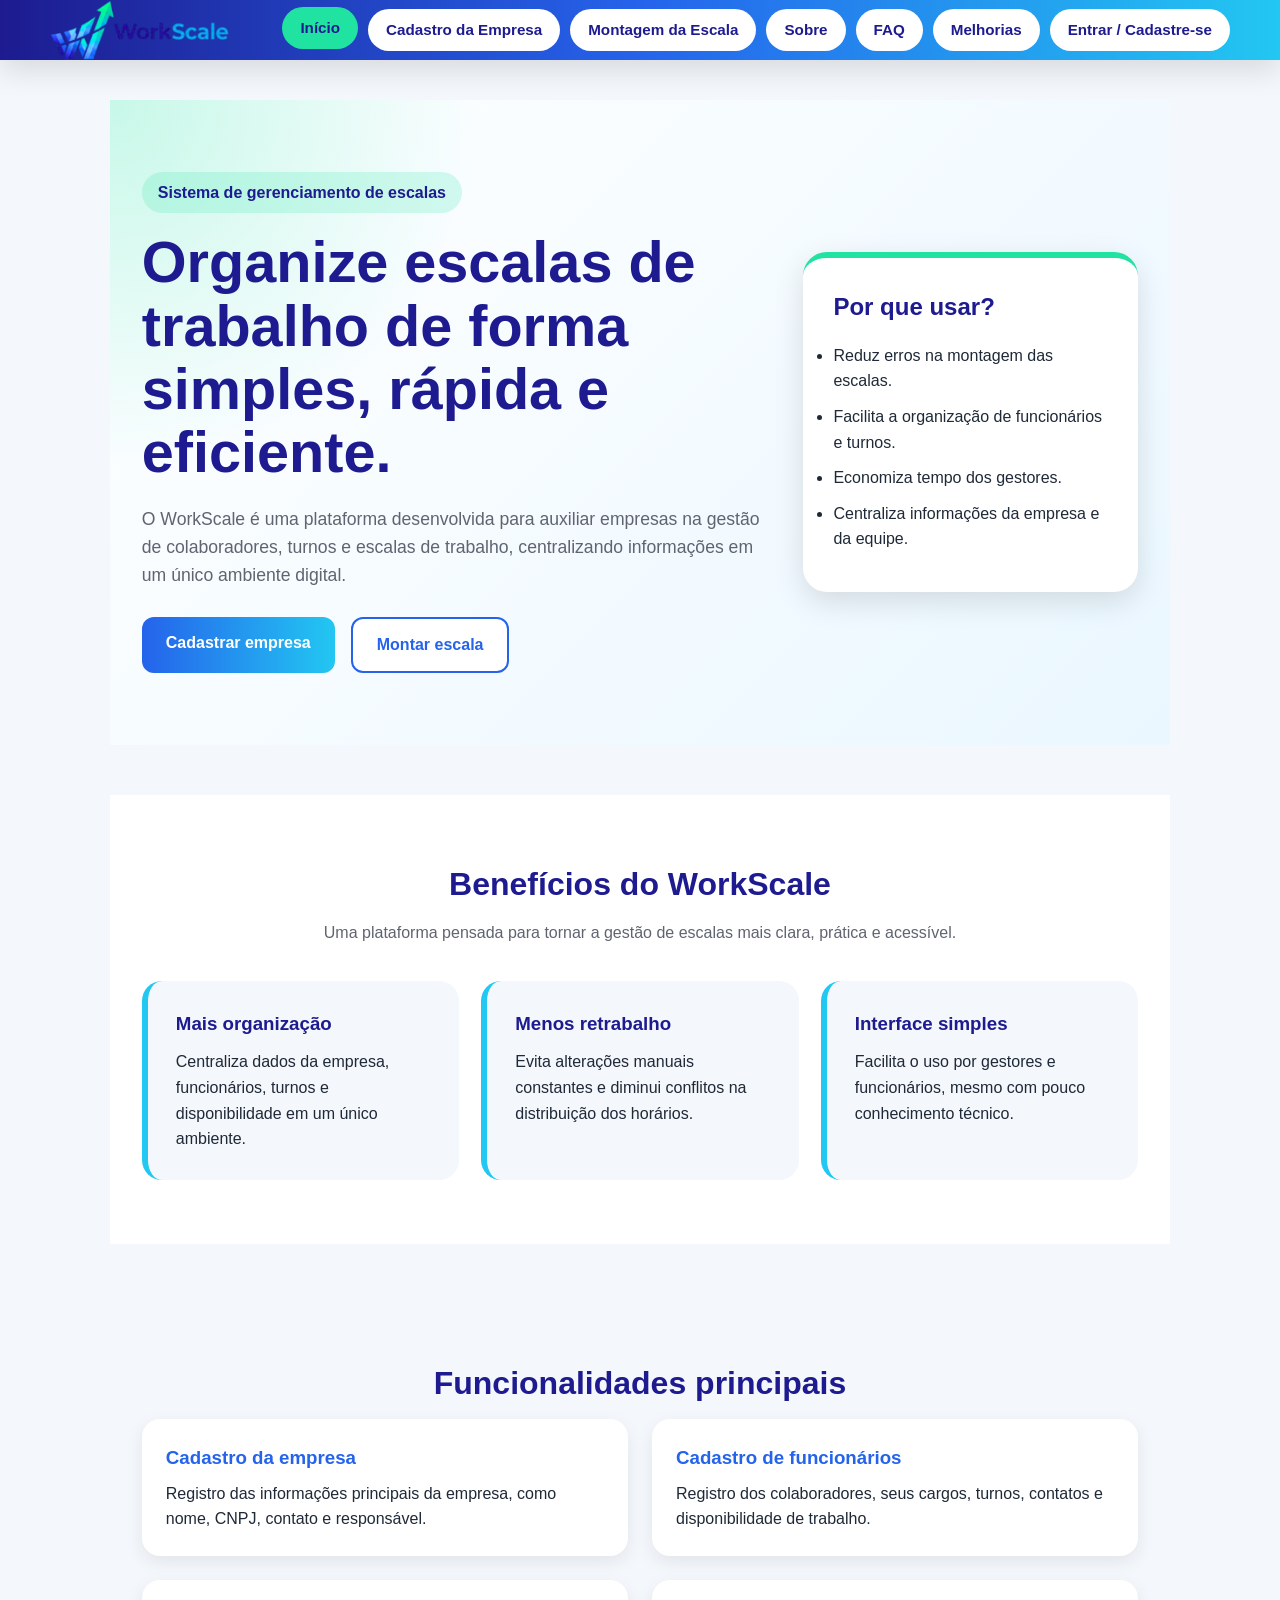
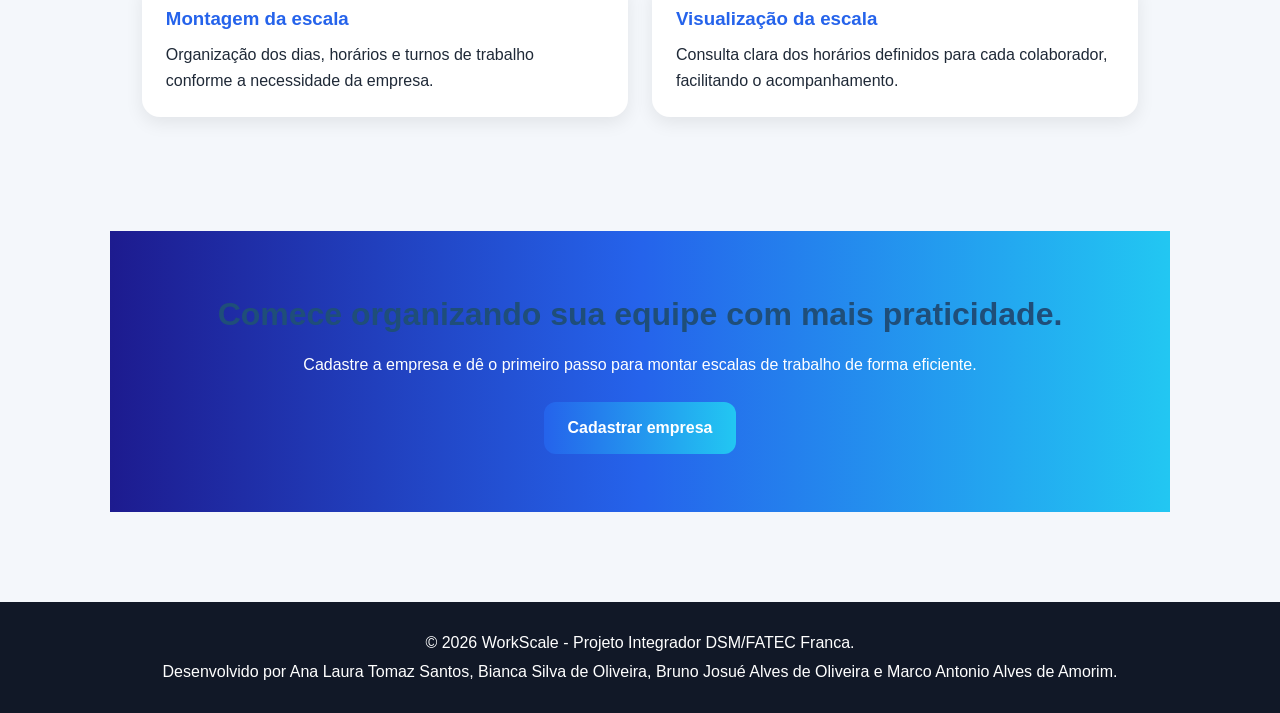
<file: index.html>
<!DOCTYPE html>
<html lang="pt-BR">
<head>
  <meta charset="UTF-8">
  <meta name="viewport" content="width=device-width, initial-scale=1.0">
  <title>WorkScale | Gestão de Escalas</title>
  <link rel="stylesheet" href="./css/style.css">
</head>
<body>

  <header class="cabecalho">
    <div class="container cabecalho-conteudo">

      <a href="index.html" class="logo-area">
        <img src="./imagens/logo-workscale.png" alt="Logo WorkScale" class="logo">
      </a>

      <nav class="menu">
        <a href="index.html" class="ativo">Início</a>
        <a href="empresa.html">Cadastro da Empresa</a>
        <a href="escala.html">Montagem da Escala</a>
        <a href="sobre.html">Sobre</a>
        <a href="faq.html">FAQ</a>
        <a href="melhorias.html">Melhorias</a>

        <a href="login.html" class="btn-acesso">Entrar / Cadastre-se</a>
        
      </nav>

    </div>
  </header>

  <main>

    <section class="hero">
      <div class="container hero-conteudo">

        <div class="hero-texto">
          <p class="etiqueta">Sistema de gerenciamento de escalas</p>

          <h1>Organize escalas de trabalho de forma simples, rápida e eficiente.</h1>

          <p class="descricao">
            O WorkScale é uma plataforma desenvolvida para auxiliar empresas na gestão de
            colaboradores, turnos e escalas de trabalho, centralizando informações em um único
            ambiente digital.
          </p>

          <div class="botoes-hero">
            <a href="empresa.html" class="botao botao-principal">Cadastrar empresa</a>
            <a href="escala.html" class="botao botao-secundario">Montar escala</a>
          </div>
        </div>

        <div class="hero-card">
          <h2>Por que usar?</h2>
          <ul>
            <li>Reduz erros na montagem das escalas.</li>
            <li>Facilita a organização de funcionários e turnos.</li>
            <li>Economiza tempo dos gestores.</li>
            <li>Centraliza informações da empresa e da equipe.</li>
          </ul>
        </div>

      </div>
    </section>

    <section class="secao">
      <div class="container">

        <h2 class="titulo-secao">Benefícios do WorkScale</h2>

        <p class="subtitulo-secao">
          Uma plataforma pensada para tornar a gestão de escalas mais clara, prática e acessível.
        </p>

        <div class="cards">

          <article class="card">
            <h3>Mais organização</h3>
            <p>
              Centraliza dados da empresa, funcionários, turnos e disponibilidade em um único ambiente.
            </p>
          </article>

          <article class="card">
            <h3>Menos retrabalho</h3>
            <p>
              Evita alterações manuais constantes e diminui conflitos na distribuição dos horários.
            </p>
          </article>

          <article class="card">
            <h3>Interface simples</h3>
            <p>
              Facilita o uso por gestores e funcionários, mesmo com pouco conhecimento técnico.
            </p>
          </article>

        </div>

      </div>
    </section>

    <section class="secao secao-clara">
      <div class="container">

        <h2 class="titulo-secao">Funcionalidades principais</h2>

        <div class="lista-funcionalidades">

          <div>
            <h3>Cadastro da empresa</h3>
            <p>
              Registro das informações principais da empresa, como nome, CNPJ, contato e responsável.
            </p>
          </div>

          <div>
            <h3>Cadastro de funcionários</h3>
            <p>
              Registro dos colaboradores, seus cargos, turnos, contatos e disponibilidade de trabalho.
            </p>
          </div>

          <div>
            <h3>Montagem da escala</h3>
            <p>
              Organização dos dias, horários e turnos de trabalho conforme a necessidade da empresa.
            </p>
          </div>

          <div>
            <h3>Visualização da escala</h3>
            <p>
              Consulta clara dos horários definidos para cada colaborador, facilitando o acompanhamento.
            </p>
          </div>

        </div>

      </div>
    </section>

    <section class="chamada-final">
      <div class="container">

        <h2>Comece organizando sua equipe com mais praticidade.</h2>

        <p>
          Cadastre a empresa e dê o primeiro passo para montar escalas de trabalho de forma eficiente.
        </p>

        <a href="empresa.html" class="botao botao-principal">Cadastrar empresa</a>

      </div>
    </section>

  </main>

  <footer class="rodape">
    <div class="container rodape-conteudo">
      <p>&copy; 2026 WorkScale - Projeto Integrador DSM/FATEC Franca.</p>
      <p>Desenvolvido por Ana Laura Tomaz Santos, Bianca Silva de Oliveira, Bruno Josué Alves de Oliveira
e Marco Antonio Alves de Amorim.
</p>
    </div>
  </footer>

  <script src="./js/script.js"></script>

</body>
</html>
</file>
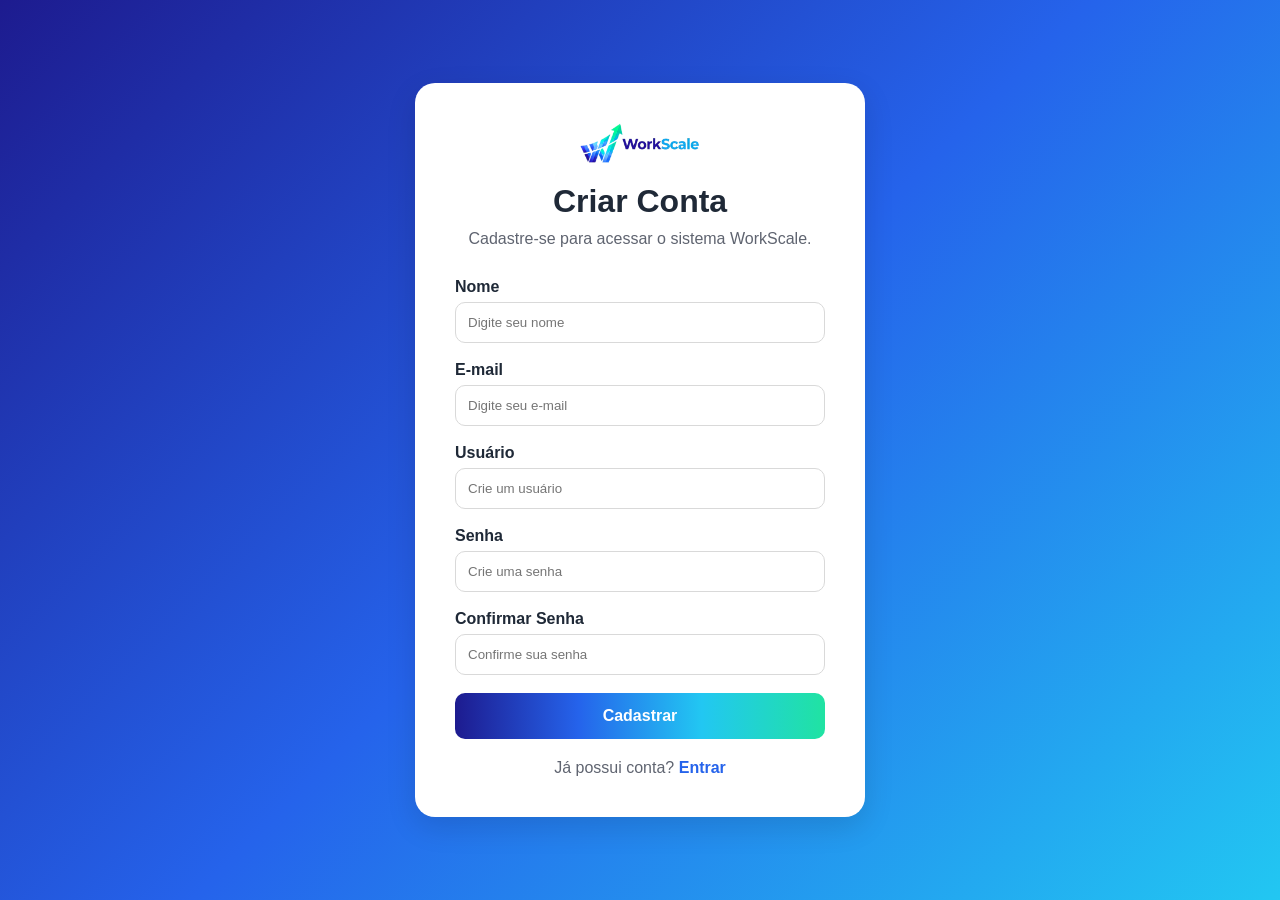
<file: cadastrolog.html>
<!DOCTYPE html>
<html lang="pt-BR">
<head>
    <meta charset="UTF-8">
    <meta name="viewport" content="width=device-width, initial-scale=1.0">
    <title>WorkScale | Cadastro</title>

    <link rel="stylesheet" href="./css/cadastrolog.css">
</head>

<body>

    <div class="cadastro-container">

        <img src="./imagens/logo-workscale.png"
             alt="Logo WorkScale"
             class="logo">

        <h1>Criar Conta</h1>

        <p class="subtitulo">
            Cadastre-se para acessar o sistema WorkScale.
        </p>

        <form id="cadastroForm">

            <div class="campo">
                <label>Nome</label>
                <input type="text" id="nome" placeholder="Digite seu nome">
            </div>

            <div class="campo">
                <label>E-mail</label>
                <input type="email" id="email" placeholder="Digite seu e-mail">
            </div>

            <div class="campo">
                <label>Usuário</label>
                <input type="text" id="usuario" placeholder="Crie um usuário">
            </div>

            <div class="campo">
                <label>Senha</label>
                <input type="password" id="senha" placeholder="Crie uma senha">
            </div>

            <div class="campo">
                <label>Confirmar Senha</label>
                <input type="password" id="confirmarSenha" placeholder="Confirme sua senha">
            </div>

            <button type="submit">
                Cadastrar
            </button>

        </form>

        <p class="login-link">
            Já possui conta?
            <a href="login.html">Entrar</a>
        </p>

    </div>

    <script src="./js/cadastrolog.js"></script>

</body>
</html>
</file>
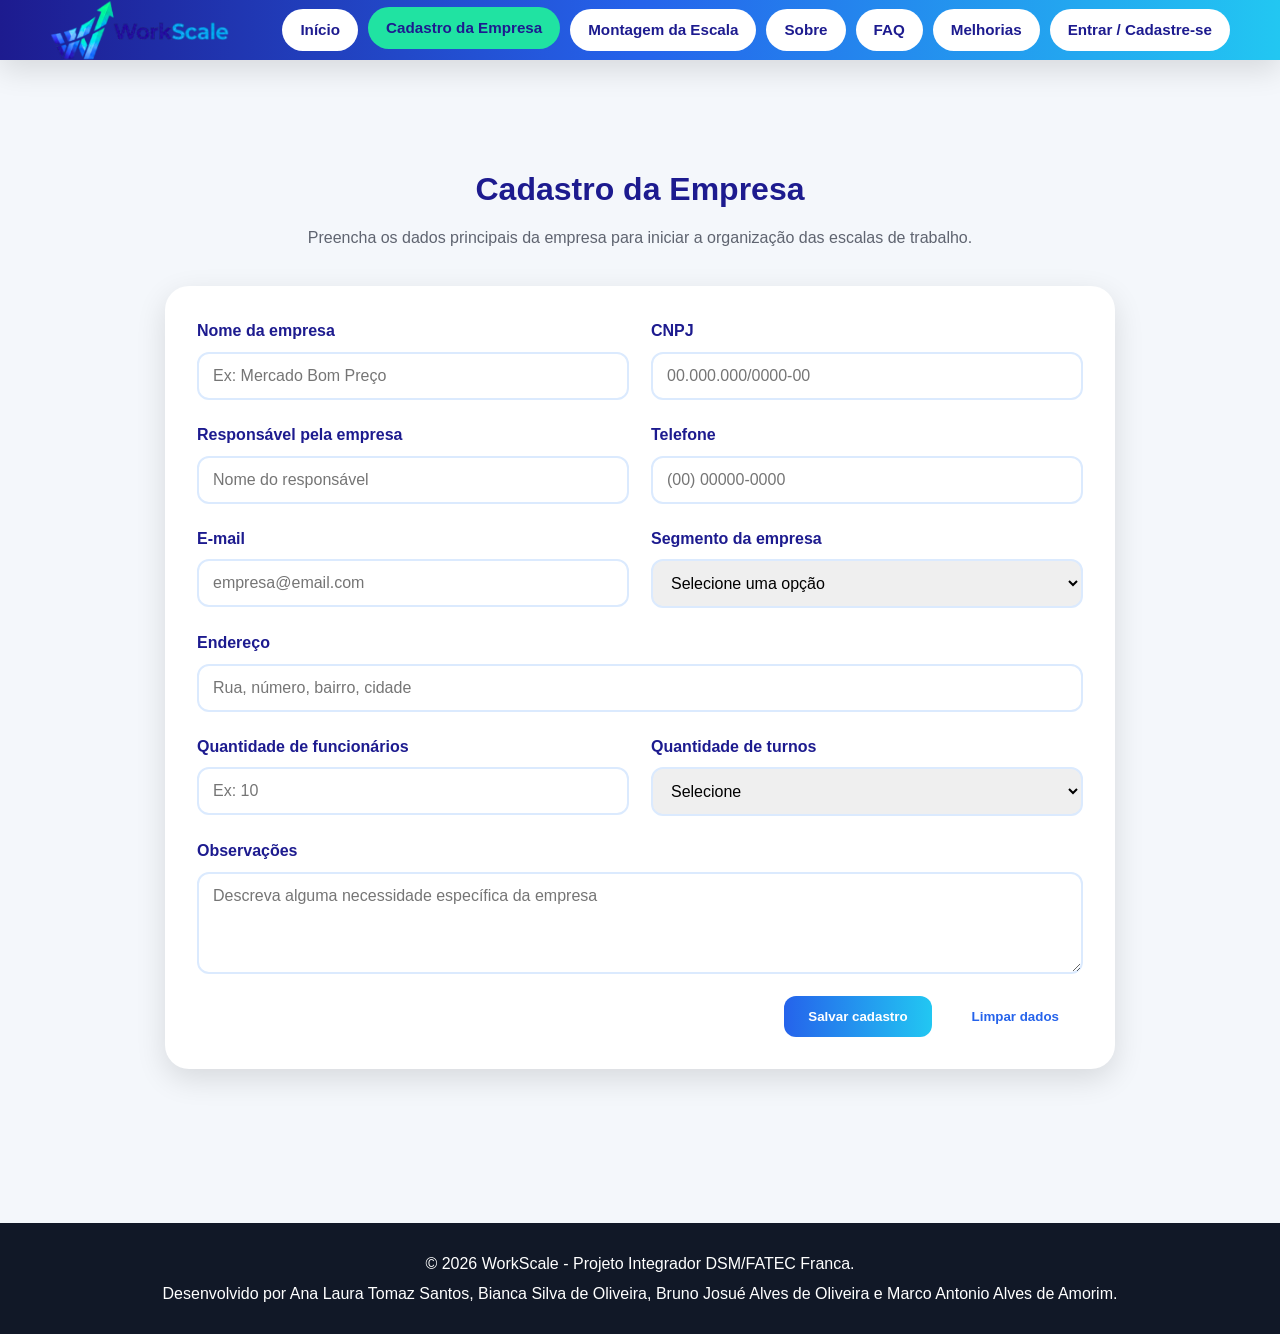
<file: empresa.html>
<!DOCTYPE html>
<html lang="pt-BR">
<head>
  <meta charset="UTF-8">
  <meta name="viewport" content="width=device-width, initial-scale=1.0">
  <title>Cadastro da Empresa | WorkScale</title>
  <link rel="stylesheet" href="./css/style.css">
</head>
<body>

  <header class="cabecalho">
    <div class="container cabecalho-conteudo">

      <a href="index.html" class="logo-area">
        <img src="./imagens/logo-workscale.png" alt="Logo WorkScale" class="logo">
      </a>

      <nav class="menu">
        <a href="index.html">Início</a>
        <a href="empresa.html" class="ativo">Cadastro da Empresa</a>
        <a href="escala.html">Montagem da Escala</a>
        <a href="sobre.html">Sobre</a>
        <a href="faq.html">FAQ</a>
        <a href="melhorias.html">Melhorias</a>

        <a href="login.html" class="btn-acesso">Entrar / Cadastre-se</a>
      </nav>

    </div>
  </header>

  <main>

    <section class="secao secao-clara">
      <div class="container">

        <h1 class="titulo-secao">Cadastro da Empresa</h1>

        <p class="subtitulo-secao">
          Preencha os dados principais da empresa para iniciar a organização das escalas de trabalho.
        </p>

        <form class="formulario">

          <div class="grupo-campo">
            <label for="nome-empresa">Nome da empresa</label>
            <input type="text" id="nome-empresa" name="nome-empresa" placeholder="Ex: Mercado Bom Preço">
          </div>

          <div class="grupo-campo">
            <label for="cnpj">CNPJ</label>
            <input type="text" id="cnpj" name="cnpj" placeholder="00.000.000/0000-00">
          </div>

          <div class="grupo-campo">
            <label for="responsavel">Responsável pela empresa</label>
            <input type="text" id="responsavel" name="responsavel" placeholder="Nome do responsável">
          </div>

          <div class="grupo-campo">
            <label for="telefone">Telefone</label>
            <input type="tel" id="telefone" name="telefone" placeholder="(00) 00000-0000">
          </div>

          <div class="grupo-campo">
            <label for="email">E-mail</label>
            <input type="email" id="email" name="email" placeholder="empresa@email.com">
          </div>

          <div class="grupo-campo">
            <label for="segmento">Segmento da empresa</label>
            <select id="segmento" name="segmento">
              <option value="">Selecione uma opção</option>
              <option value="comercio">Comércio</option>
              <option value="restaurante">Restaurante</option>
              <option value="mercado">Mercado</option>
              <option value="clinica">Clínica</option>
              <option value="escola">Escola</option>
              <option value="outro">Outro</option>
            </select>
          </div>

          <div class="grupo-campo campo-maior">
            <label for="endereco">Endereço</label>
            <input type="text" id="endereco" name="endereco" placeholder="Rua, número, bairro, cidade">
          </div>

          <div class="grupo-campo">
            <label for="quantidade-funcionarios">Quantidade de funcionários</label>
            <input type="number" id="quantidade-funcionarios" name="quantidade-funcionarios" placeholder="Ex: 10">
          </div>

          <div class="grupo-campo">
            <label for="turnos">Quantidade de turnos</label>
            <select id="turnos" name="turnos">
              <option value="">Selecione</option>
              <option value="1">1 turno</option>
              <option value="2">2 turnos</option>
              <option value="3">3 turnos</option>
              <option value="4">4 ou mais turnos</option>
            </select>
          </div>

          <div class="grupo-campo campo-maior">
            <label for="observacoes">Observações</label>
            <textarea id="observacoes" name="observacoes" rows="4" placeholder="Descreva alguma necessidade específica da empresa"></textarea>
          </div>

          <div class="botoes-formulario">
            <button type="submit" class="botao botao-principal">Salvar cadastro</button>
            <button type="reset" class="botao botao-secundario">Limpar dados</button>
          </div>

        </form>

      </div>
    </section>

  </main>

  <footer class="rodape">
    <div class="container rodape-conteudo">
      <p>&copy; 2026 WorkScale - Projeto Integrador DSM/FATEC Franca.</p>
      <p>Desenvolvido por Ana Laura Tomaz Santos, Bianca Silva de Oliveira, Bruno Josué Alves de Oliveira
e Marco Antonio Alves de Amorim.</p>
    </div>
  </footer>

  <script src="./js/script.js"></script>

</body>
</html>
</file>
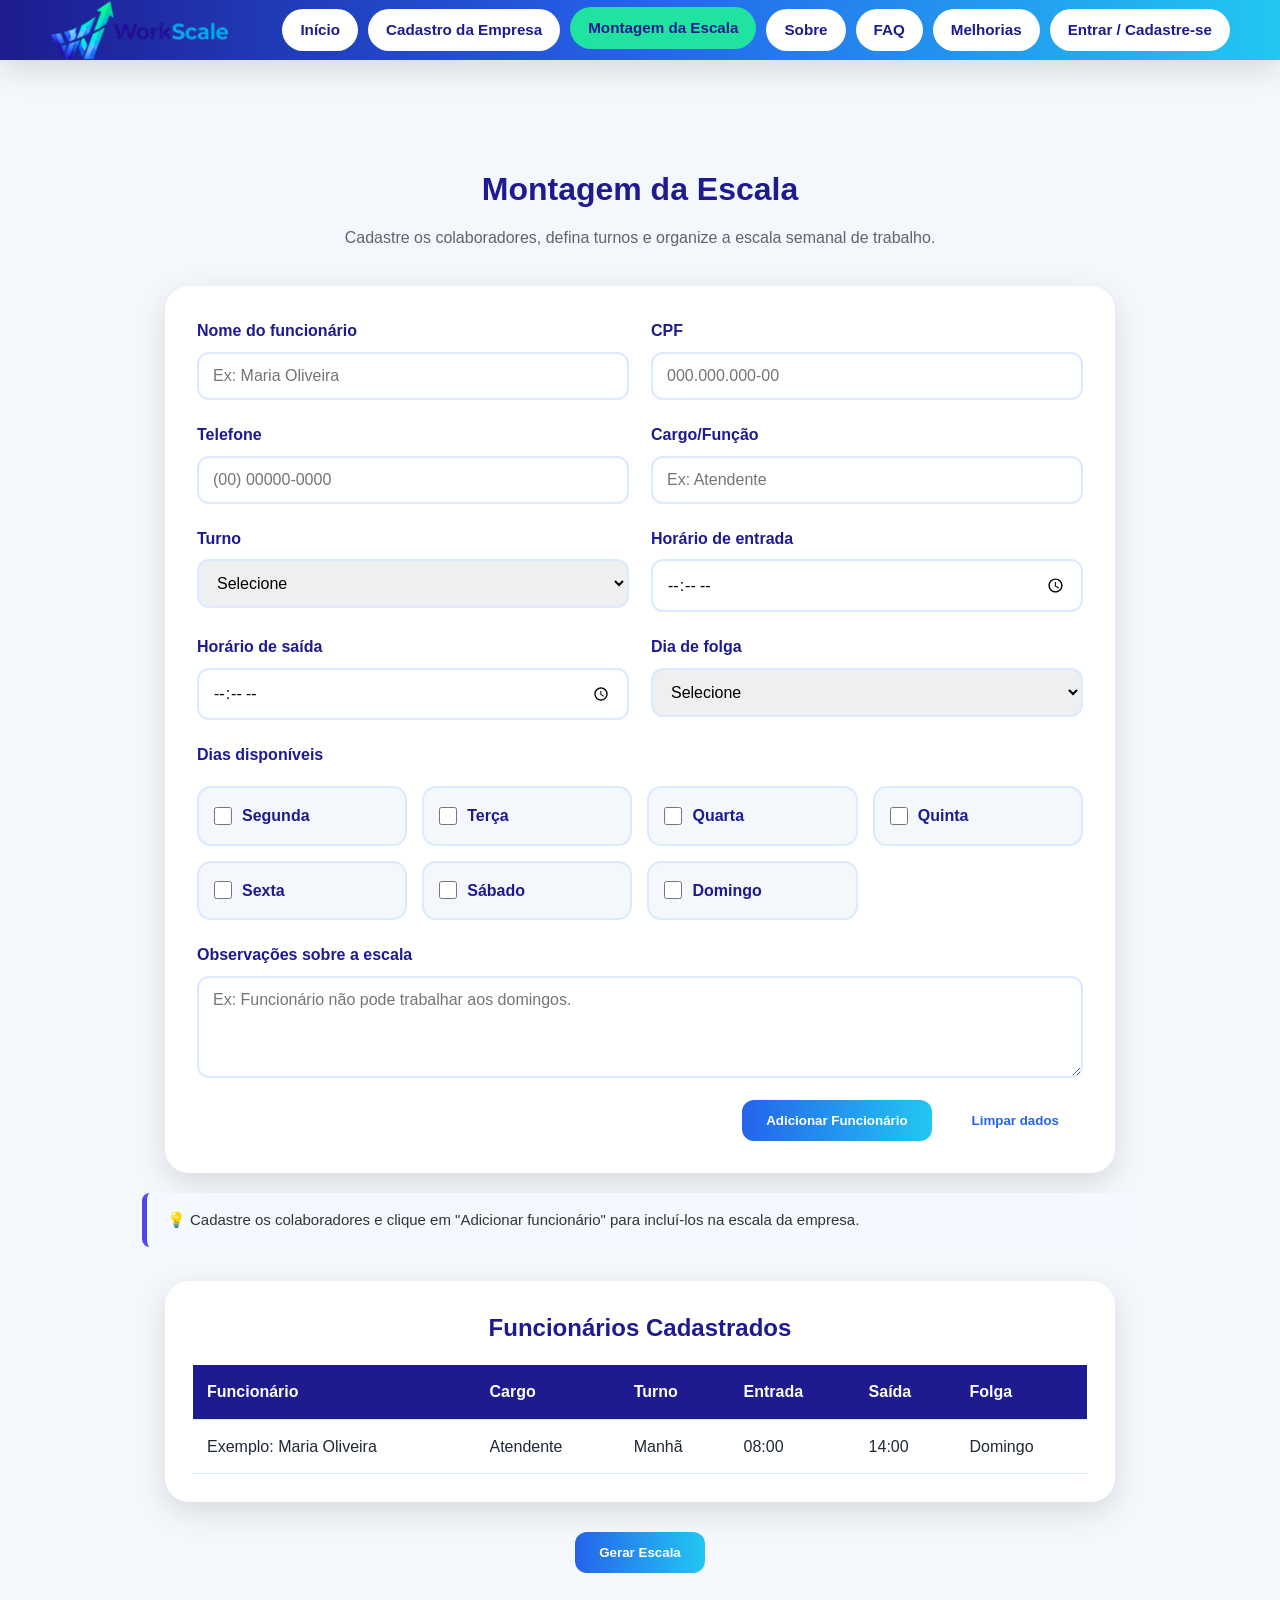
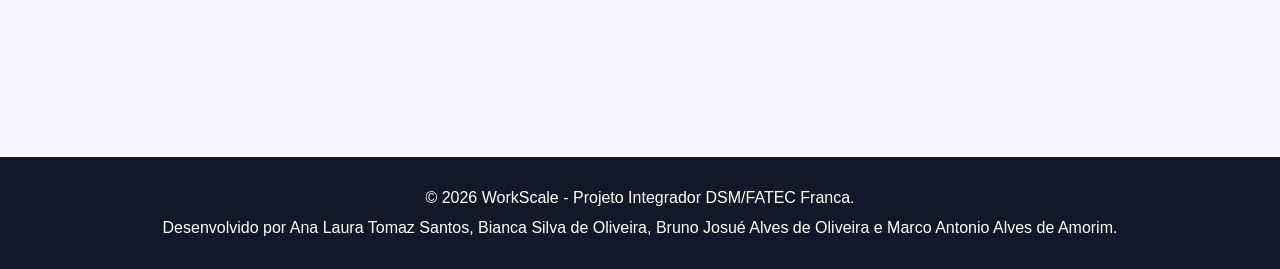
<file: escala.html>
<!DOCTYPE html>
<html lang="pt-BR">
<head>
  <meta charset="UTF-8">
  <meta name="viewport" content="width=device-width, initial-scale=1.0">
  <title>Montagem da Escala | WorkScale</title>
  <link rel="stylesheet" href="./css/style.css">
</head>
<body>

  <header class="cabecalho">
    <div class="container cabecalho-conteudo">

      <a href="index.html" class="logo-area">
        <img src="./imagens/logo-workscale.png" alt="Logo WorkScale" class="logo">
      </a>

      <nav class="menu">
        <a href="index.html">Início</a>
        <a href="empresa.html">Cadastro da Empresa</a>
        <a href="escala.html" class="ativo">Montagem da Escala</a>
        <a href="sobre.html">Sobre</a>
        <a href="faq.html">FAQ</a>
        <a href="melhorias.html">Melhorias</a>
        <a href="login.html" class="btn-acesso">Entrar / Cadastre-se</a>
      </nav>

    </div>
  </header>

  <main>

    <section class="secao secao-clara">
      <div class="container">

        <h1 class="titulo-secao">Montagem da Escala</h1>

        <p class="subtitulo-secao">
          Cadastre os colaboradores, defina turnos e organize a escala semanal de trabalho.
        </p>

        <form class="formulario">

          <div class="grupo-campo">
            <label for="nome-funcionario">Nome do funcionário</label>
            <input type="text" id="nome-funcionario" name="nome-funcionario" placeholder="Ex: Maria Oliveira">
          </div>

          <div class="grupo-campo">
            <label for="cpf">CPF</label>
            <input type="text" id="cpf" name="cpf" placeholder="000.000.000-00">
          </div>

          <div class="grupo-campo">
            <label for="telefone">Telefone</label>
            <input type="tel" id="telefone" name="telefone" placeholder="(00) 00000-0000">
          </div>

          <div class="grupo-campo">
            <label for="cargo">Cargo/Função</label>
            <input type="text" id="cargo" name="cargo" placeholder="Ex: Atendente">
          </div>

          <div class="grupo-campo">
            <label for="turno">Turno</label>
            <select id="turno" name="turno">
              <option value="">Selecione</option>
              <option value="manha">Manhã</option>
              <option value="tarde">Tarde</option>
              <option value="noite">Noite</option>
              <option value="integral">Integral</option>
            </select>
          </div>

          <div class="grupo-campo">
            <label for="entrada">Horário de entrada</label>
            <input type="time" id="entrada" name="entrada">
          </div>

          <div class="grupo-campo">
            <label for="saida">Horário de saída</label>
            <input type="time" id="saida" name="saida">
          </div>

          <div class="grupo-campo">
            <label for="folga">Dia de folga</label>
            <select id="folga" name="folga">
              <option value="">Selecione</option>
              <option value="segunda">Segunda-feira</option>
              <option value="terca">Terça-feira</option>
              <option value="quarta">Quarta-feira</option>
              <option value="quinta">Quinta-feira</option>
              <option value="sexta">Sexta-feira</option>
              <option value="sabado">Sábado</option>
              <option value="domingo">Domingo</option>
            </select>
          </div>

          <div class="grupo-campo campo-maior">
            <label>Dias disponíveis</label>

            <div class="dias-semana">

              <label class="dia-card">
                <input type="checkbox" name="dias" value="segunda">
                <span>Segunda</span>
              </label>

              <label class="dia-card">
                <input type="checkbox" name="dias" value="terca">
                <span>Terça</span>
              </label>

              <label class="dia-card">
                <input type="checkbox" name="dias" value="quarta">
                <span>Quarta</span>
              </label>

              <label class="dia-card">
                <input type="checkbox" name="dias" value="quinta">
                <span>Quinta</span>
              </label>

              <label class="dia-card">
                <input type="checkbox" name="dias" value="sexta">
                <span>Sexta</span>
              </label>

              <label class="dia-card">
                <input type="checkbox" name="dias" value="sabado">
                <span>Sábado</span>
              </label>

              <label class="dia-card">
                <input type="checkbox" name="dias" value="domingo">
                <span>Domingo</span>
              </label>

            </div>
          </div>

          <div class="grupo-campo campo-maior">
            <label for="observacoes">Observações sobre a escala</label>
            <textarea id="observacoes" name="observacoes" rows="4" placeholder="Ex: Funcionário não pode trabalhar aos domingos."></textarea>
          </div>

          <div class="botoes-formulario">
            <button type="button" id="btnAdicionar" class="botao botao-principal">Adicionar Funcionário</button>
            <button type="reset" class="botao botao-secundario">Limpar dados</button>
          </div>

        </form>

        <div class="aviso-demo">
            <p>💡 Cadastre os colaboradores e clique em "Adicionar funcionário" para incluí-los na escala da empresa.</p>
        </div>

        <div class="tabela-escala">
          <h2>Funcionários Cadastrados</h2>

          <div class="tabela-responsiva">
            <table>
              <thead>
                <tr>
                  <th>Funcionário</th>
                  <th>Cargo</th>
                  <th>Turno</th>
                  <th>Entrada</th>
                  <th>Saída</th>
                  <th>Folga</th>
                </tr>
              </thead>

              <tbody id="listaFuncionarios">
                <tr>
                  <td>Exemplo: Maria Oliveira</td>
                  <td>Atendente</td>
                  <td>Manhã</td>
                  <td>08:00</td>
                  <td>14:00</td>
                  <td>Domingo</td>
                </tr>
              </tbody>
            </table>
          </div>
        </div>

      </div>
      

<div class="botoes-escala">
  <button
    type="button"
    id="btnGerarEscala"
    class="botao botao-principal">
    Gerar Escala
  </button>
</div>

      <div id="escalaGerada"></div>

    </section>

  </main>

  <footer class="rodape">
    <div class="container rodape-conteudo">
      <p>&copy; 2026 WorkScale - Projeto Integrador DSM/FATEC Franca.</p>
      <p>Desenvolvido por  Ana Laura Tomaz Santos, Bianca Silva de Oliveira, Bruno Josué Alves de Oliveira
e Marco Antonio Alves de Amorim.</p>
    </div>
  </footer>

  <script src="./js/escala.js"></script>

</body>
</html>
</file>
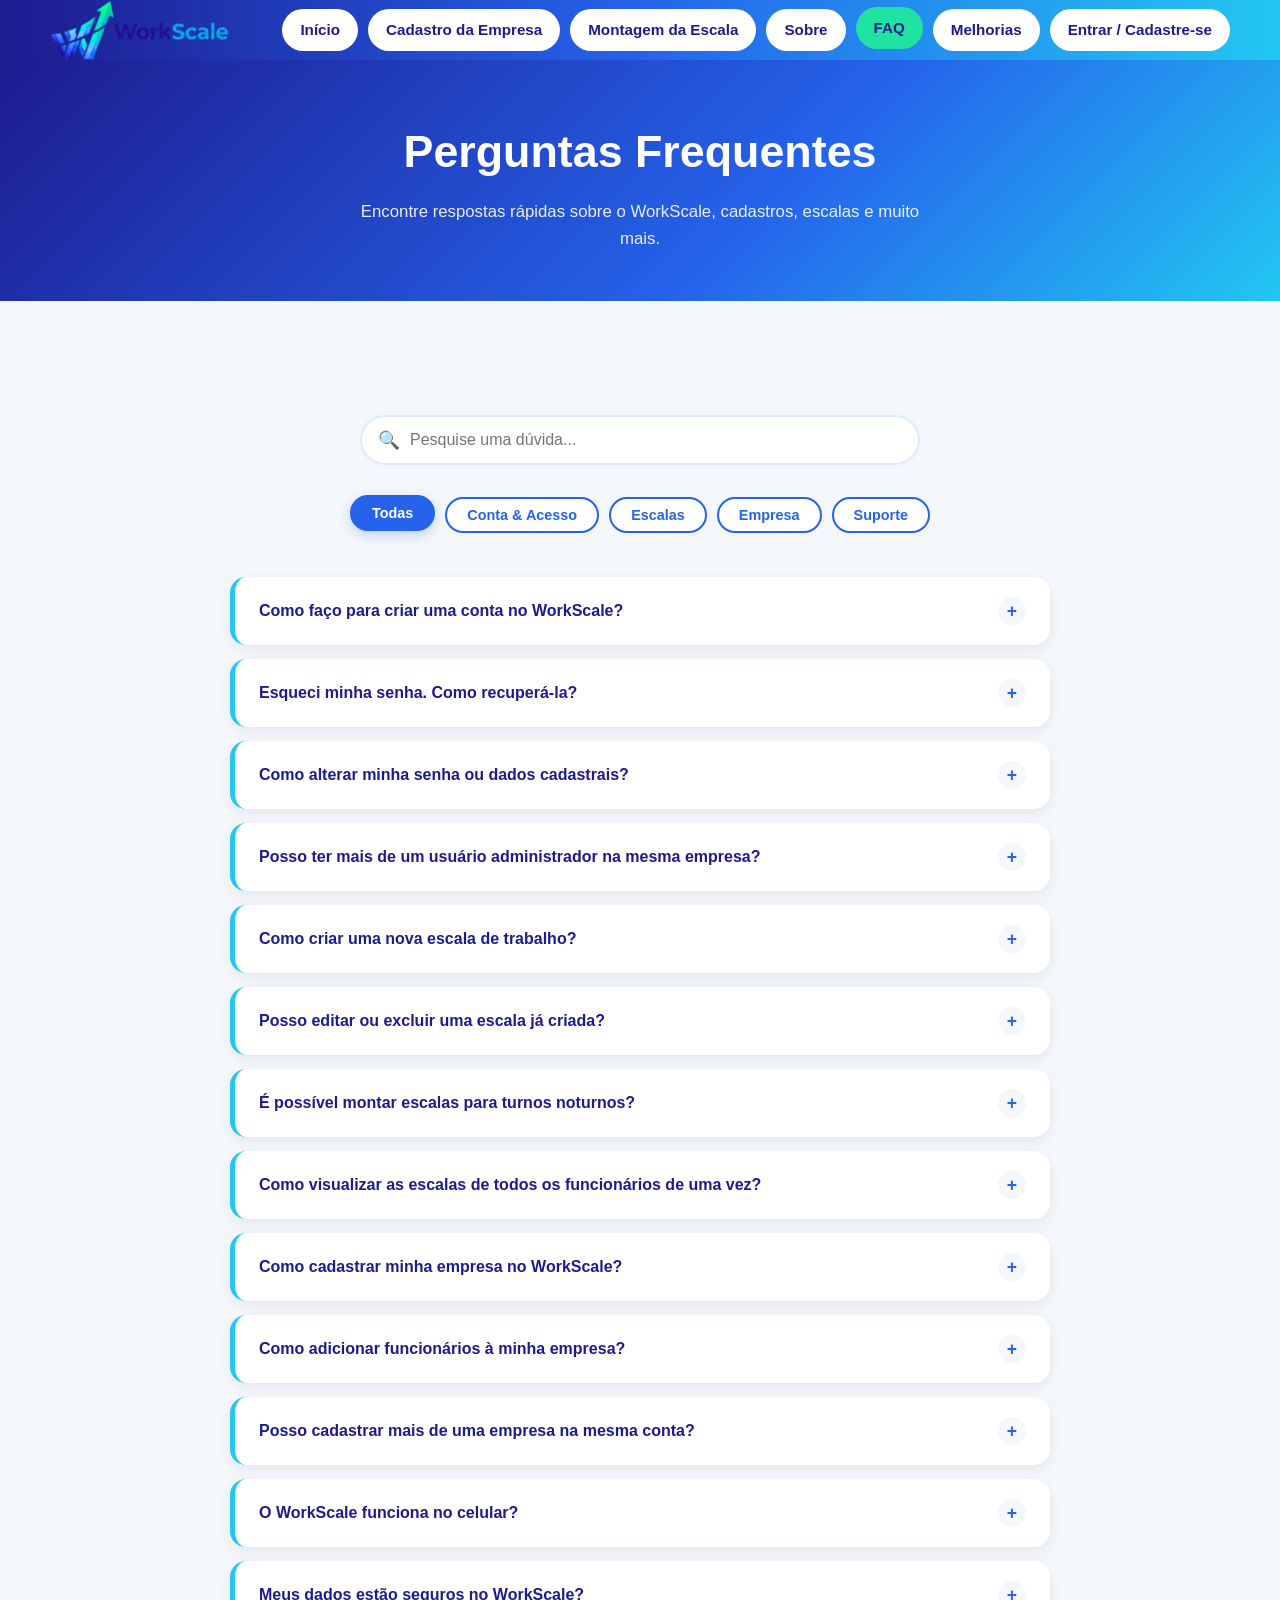
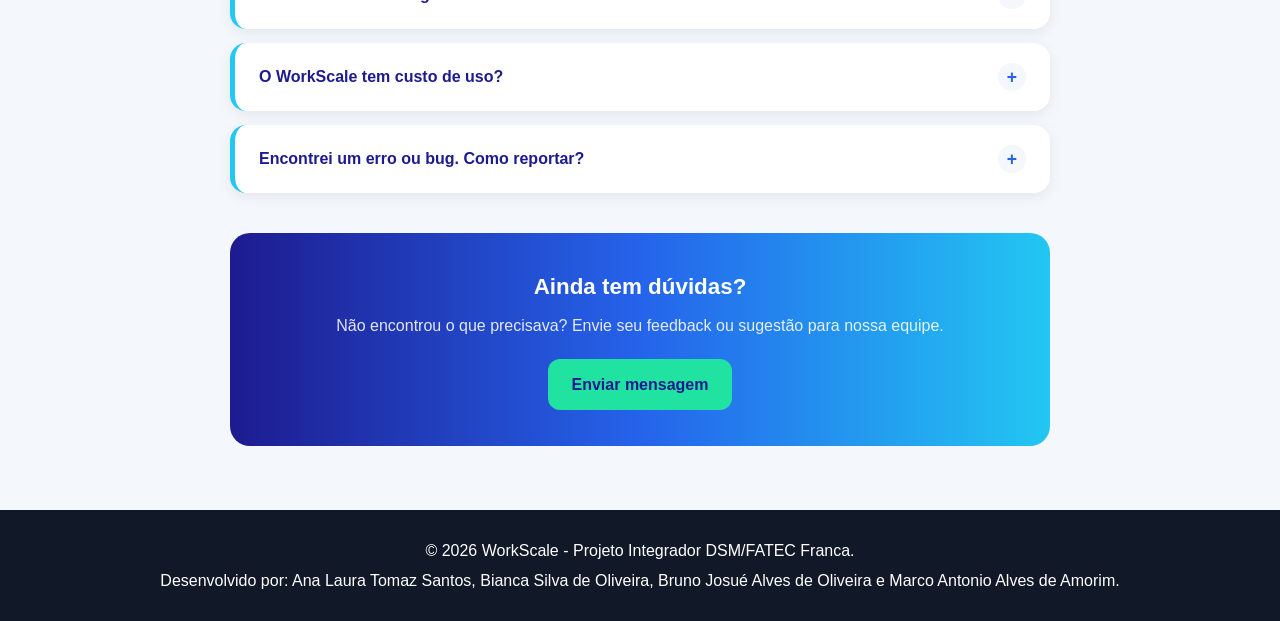
<file: faq.html>
<!DOCTYPE html>
<html lang="pt-BR">
<head>
  <meta charset="UTF-8">
  <meta name="viewport" content="width=device-width, initial-scale=1.0">
  <title>FAQ | WorkScale</title>
  <link rel="stylesheet" href="./css/style.css">
  <link rel="stylesheet" href="./css/faq.css">
</head>
<body>

  <header class="cabecalho">
    <div class="container cabecalho-conteudo">

      <a href="index.html" class="logo-area">
        <img src="./imagens/logo-workscale.png" alt="Logo WorkScale" class="logo">
      </a>

      <nav class="menu">
        <a href="index.html">Início</a>
        <a href="empresa.html">Cadastro da Empresa</a>
        <a href="escala.html">Montagem da Escala</a>
        <a href="sobre.html">Sobre</a>
        <a href="faq.html" class="ativo">FAQ</a>
        <a href="melhorias.html">Melhorias</a>
        <a href="login.html" class="btn-acesso">Entrar / Cadastre-se</a>
      </nav>

    </div>
  </header>

  
  <section class="faq-hero">
    <div class="container">
      <h1>Perguntas Frequentes</h1>
      <p>Encontre respostas rápidas sobre o WorkScale, cadastros, escalas e muito mais.</p>
    </div>
  </section>

  
  <main class="secao-faq">
    <div class="container">

      
      <div class="faq-busca-wrapper">
        <span class="busca-icone">&#128269;</span>
        <input
          type="text"
          id="faqBusca"
          class="faq-busca"
          placeholder="Pesquise uma dúvida..."
          oninput="filtrarFaq()"
        >
      </div>

      
      <div class="faq-filtros">
        <button class="filtro-btn ativo" onclick="filtrarCategoria('todos', this)">Todas</button>
        <button class="filtro-btn" onclick="filtrarCategoria('conta', this)">Conta &amp; Acesso</button>
        <button class="filtro-btn" onclick="filtrarCategoria('escala', this)">Escalas</button>
        <button class="filtro-btn" onclick="filtrarCategoria('empresa', this)">Empresa</button>
        <button class="filtro-btn" onclick="filtrarCategoria('suporte', this)">Suporte</button>
      </div>

      
      <div class="faq-lista" id="faqLista">

        
        <div class="faq-item" data-categoria="conta">
          <button class="faq-pergunta" onclick="toggleFaq(this)">
            <span class="faq-pergunta-texto">Como faço para criar uma conta no WorkScale?</span>
            <span class="faq-seta">+</span>
          </button>
          <div class="faq-resposta">
            <div class="faq-resposta-inner">
              <span class="faq-badge badge-conta">Conta &amp; Acesso</span>
              <p>Para criar sua conta, clique em <strong>Entrar / Cadastre-se</strong> no menu superior e preencha o formulário de cadastro com nome, e-mail e senha. Após confirmar o e-mail, seu acesso estará liberado.</p>
            </div>
          </div>
        </div>

        <div class="faq-item" data-categoria="conta">
          <button class="faq-pergunta" onclick="toggleFaq(this)">
            <span class="faq-pergunta-texto">Esqueci minha senha. Como recuperá-la?</span>
            <span class="faq-seta">+</span>
          </button>
          <div class="faq-resposta">
            <div class="faq-resposta-inner">
              <span class="faq-badge badge-conta">Conta &amp; Acesso</span>
              <p>Na tela de login, clique em <strong>Esqueci minha senha</strong>. Informe o e-mail cadastrado e você receberá um link para redefinir sua senha. Caso não encontre o e-mail, verifique a caixa de spam.</p>
            </div>
          </div>
        </div>

        <div class="faq-item" data-categoria="conta">
          <button class="faq-pergunta" onclick="toggleFaq(this)">
            <span class="faq-pergunta-texto">Como alterar minha senha ou dados cadastrais?</span>
            <span class="faq-seta">+</span>
          </button>
          <div class="faq-resposta">
            <div class="faq-resposta-inner">
              <span class="faq-badge badge-conta">Conta &amp; Acesso</span>
              <p>Acesse a página de <strong>Alterar Senha</strong> disponível no menu ou nas configurações do seu perfil. Preencha a senha atual e a nova senha para confirmar a alteração.</p>
            </div>
          </div>
        </div>

        <div class="faq-item" data-categoria="conta">
          <button class="faq-pergunta" onclick="toggleFaq(this)">
            <span class="faq-pergunta-texto">Posso ter mais de um usuário administrador na mesma empresa?</span>
            <span class="faq-seta">+</span>
          </button>
          <div class="faq-resposta">
            <div class="faq-resposta-inner">
              <span class="faq-badge badge-conta">Conta &amp; Acesso</span>
              <p>Sim. O WorkScale permite que múltiplos gestores sejam vinculados à mesma empresa, facilitando a administração compartilhada das escalas e dos cadastros de funcionários.</p>
            </div>
          </div>
        </div>

        
        <div class="faq-item" data-categoria="escala">
          <button class="faq-pergunta" onclick="toggleFaq(this)">
            <span class="faq-pergunta-texto">Como criar uma nova escala de trabalho?</span>
            <span class="faq-seta">+</span>
          </button>
          <div class="faq-resposta">
            <div class="faq-resposta-inner">
              <span class="faq-badge badge-escala">Escalas</span>
              <p>Acesse a página <strong>Montagem da Escala</strong> pelo menu. Selecione o funcionário, defina os dias da semana e os turnos desejados e clique em <strong>Salvar Escala</strong>. A escala gerada ficará disponível na tabela de visualização logo abaixo do formulário.</p>
            </div>
          </div>
        </div>

        <div class="faq-item" data-categoria="escala">
          <button class="faq-pergunta" onclick="toggleFaq(this)">
            <span class="faq-pergunta-texto">Posso editar ou excluir uma escala já criada?</span>
            <span class="faq-seta">+</span>
          </button>
          <div class="faq-resposta">
            <div class="faq-resposta-inner">
              <span class="faq-badge badge-escala">Escalas</span>
              <p>Sim. Na tabela de escalas, cada registro possui opções de edição e exclusão. Altere os dados desejados e salve para que a escala seja atualizada imediatamente.</p>
            </div>
          </div>
        </div>

        <div class="faq-item" data-categoria="escala">
          <button class="faq-pergunta" onclick="toggleFaq(this)">
            <span class="faq-pergunta-texto">É possível montar escalas para turnos noturnos?</span>
            <span class="faq-seta">+</span>
          </button>
          <div class="faq-resposta">
            <div class="faq-resposta-inner">
              <span class="faq-badge badge-escala">Escalas</span>
              <p>Sim. O formulário de escala permite informar qualquer horário de início e fim de turno, incluindo turnos que atravessam a meia-noite. Basta inserir os horários correspondentes ao período noturno.</p>
            </div>
          </div>
        </div>

        <div class="faq-item" data-categoria="escala">
          <button class="faq-pergunta" onclick="toggleFaq(this)">
            <span class="faq-pergunta-texto">Como visualizar as escalas de todos os funcionários de uma vez?</span>
            <span class="faq-seta">+</span>
          </button>
          <div class="faq-resposta">
            <div class="faq-resposta-inner">
              <span class="faq-badge badge-escala">Escalas</span>
              <p>Na página <strong>Montagem da Escala</strong>, a tabela exibe todos os registros cadastrados, com nome do funcionário, turno, horários e dias da semana. Use a barra de busca para filtrar por colaborador específico.</p>
            </div>
          </div>
        </div>

        
        <div class="faq-item" data-categoria="empresa">
          <button class="faq-pergunta" onclick="toggleFaq(this)">
            <span class="faq-pergunta-texto">Como cadastrar minha empresa no WorkScale?</span>
            <span class="faq-seta">+</span>
          </button>
          <div class="faq-resposta">
            <div class="faq-resposta-inner">
              <span class="faq-badge badge-empresa">Empresa</span>
              <p>Acesse a página <strong>Cadastro da Empresa</strong>, preencha os dados como razão social, CNPJ, e-mail de contato e responsável pela gestão, e clique em <strong>Salvar</strong>. Após o cadastro, você já pode registrar funcionários e criar escalas.</p>
            </div>
          </div>
        </div>

        <div class="faq-item" data-categoria="empresa">
          <button class="faq-pergunta" onclick="toggleFaq(this)">
            <span class="faq-pergunta-texto">Como adicionar funcionários à minha empresa?</span>
            <span class="faq-seta">+</span>
          </button>
          <div class="faq-resposta">
            <div class="faq-resposta-inner">
              <span class="faq-badge badge-empresa">Empresa</span>
              <p>No formulário de cadastro da empresa, há uma seção de colaboradores onde você informa nome, cargo, turno preferencial e disponibilidade de dias. Cada funcionário pode ser editado ou removido a qualquer momento.</p>
            </div>
          </div>
        </div>

        <div class="faq-item" data-categoria="empresa">
          <button class="faq-pergunta" onclick="toggleFaq(this)">
            <span class="faq-pergunta-texto">Posso cadastrar mais de uma empresa na mesma conta?</span>
            <span class="faq-seta">+</span>
          </button>
          <div class="faq-resposta">
            <div class="faq-resposta-inner">
              <span class="faq-badge badge-empresa">Empresa</span>
              <p>No momento, cada conta está vinculada a uma empresa principal. Caso precise gerenciar múltiplas unidades, entre em contato com o suporte para avaliar alternativas conforme a evolução do sistema.</p>
            </div>
          </div>
        </div>

        
        <div class="faq-item" data-categoria="suporte">
          <button class="faq-pergunta" onclick="toggleFaq(this)">
            <span class="faq-pergunta-texto">O WorkScale funciona no celular?</span>
            <span class="faq-seta">+</span>
          </button>
          <div class="faq-resposta">
            <div class="faq-resposta-inner">
              <span class="faq-badge badge-suporte">Suporte</span>
              <p>Sim! O WorkScale foi desenvolvido com design responsivo, funcionando em smartphones, tablets e computadores. Basta acessar pelo navegador do seu dispositivo.</p>
            </div>
          </div>
        </div>

        <div class="faq-item" data-categoria="suporte">
          <button class="faq-pergunta" onclick="toggleFaq(this)">
            <span class="faq-pergunta-texto">Meus dados estão seguros no WorkScale?</span>
            <span class="faq-seta">+</span>
          </button>
          <div class="faq-resposta">
            <div class="faq-resposta-inner">
              <span class="faq-badge badge-suporte">Suporte</span>
              <p>Sim. Todas as informações cadastradas são armazenadas de forma segura. Adotamos boas práticas de desenvolvimento para proteger os dados da empresa e dos colaboradores.</p>
            </div>
          </div>
        </div>

        <div class="faq-item" data-categoria="suporte">
          <button class="faq-pergunta" onclick="toggleFaq(this)">
            <span class="faq-pergunta-texto">O WorkScale tem custo de uso?</span>
            <span class="faq-seta">+</span>
          </button>
          <div class="faq-resposta">
            <div class="faq-resposta-inner">
              <span class="faq-badge badge-suporte">Suporte</span>
              <p>O WorkScale é um projeto acadêmico desenvolvido no curso de Desenvolvimento de Software Multiplataforma da FATEC Franca. Por isso, o acesso é gratuito durante a fase de desenvolvimento.</p>
            </div>
          </div>
        </div>

        <div class="faq-item" data-categoria="suporte">
          <button class="faq-pergunta" onclick="toggleFaq(this)">
            <span class="faq-pergunta-texto">Encontrei um erro ou bug. Como reportar?</span>
            <span class="faq-seta">+</span>
          </button>
          <div class="faq-resposta">
            <div class="faq-resposta-inner">
              <span class="faq-badge badge-suporte">Suporte</span>
              <p>Acesse a página <strong>Melhorias</strong> no menu e descreva o problema encontrado. Nossa equipe analisa os feedbacks e trabalha continuamente para corrigir falhas e aprimorar o sistema.</p>
            </div>
          </div>
        </div>

      </div>

      
      <div class="faq-vazio" id="faqVazio">
        <svg viewBox="0 0 24 24" fill="none" stroke="currentColor" stroke-width="1.5">
          <circle cx="11" cy="11" r="8"/><path d="m21 21-4.35-4.35"/>
        </svg>
        <p><strong>Nenhuma pergunta encontrada.</strong></p>
        <p>Tente outros termos ou entre em contato pelo formulário abaixo.</p>
      </div>

      
      <div class="faq-contato">
        <h2>Ainda tem dúvidas?</h2>
        <p>Não encontrou o que precisava? Envie seu feedback ou sugestão para nossa equipe.</p>
        <a href="melhorias.html" class="botao">Enviar mensagem</a>
      </div>

    </div>
  </main>

  <footer class="rodape">
    <div class="container">
      <p>&copy; 2026 WorkScale - Projeto Integrador DSM/FATEC Franca.</p>
      <p>
        Desenvolvido por:
        Ana Laura Tomaz Santos,
        Bianca Silva de Oliveira,
        Bruno Josué Alves de Oliveira
        e Marco Antonio Alves de Amorim.
      </p>
    </div>
  </footer>

  <script>
    function toggleFaq(btn) {
      const item = btn.closest('.faq-item');
      const estaAberto = item.classList.contains('aberto');

      
      document.querySelectorAll('.faq-item.aberto').forEach(el => el.classList.remove('aberto'));

      
      if (!estaAberto) item.classList.add('aberto');
    }

    
    let categoriaAtiva = 'todos';

    function filtrarCategoria(cat, btn) {
      categoriaAtiva = cat;

      document.querySelectorAll('.filtro-btn').forEach(b => b.classList.remove('ativo'));
      btn.classList.add('ativo');

      document.getElementById('faqBusca').value = '';
      aplicarFiltros();
    }

    
    function filtrarFaq() {
      aplicarFiltros();
    }

    function aplicarFiltros() {
      const termo = document.getElementById('faqBusca').value.toLowerCase().trim();
      const itens = document.querySelectorAll('.faq-item');
      let visiveis = 0;

      itens.forEach(item => {
        const cat = item.dataset.categoria;
        const texto = item.querySelector('.faq-pergunta-texto').textContent.toLowerCase();
        const resp  = item.querySelector('.faq-resposta-inner').textContent.toLowerCase();

        const matchCat   = categoriaAtiva === 'todos' || cat === categoriaAtiva;
        const matchTexto = !termo || texto.includes(termo) || resp.includes(termo);

        if (matchCat && matchTexto) {
          item.style.display = '';
          visiveis++;
        } else {
          item.style.display = 'none';
          item.classList.remove('aberto');
        }
      });

      document.getElementById('faqVazio').style.display = visiveis === 0 ? 'block' : 'none';
    }
  </script>

</body>
</html>
</file>
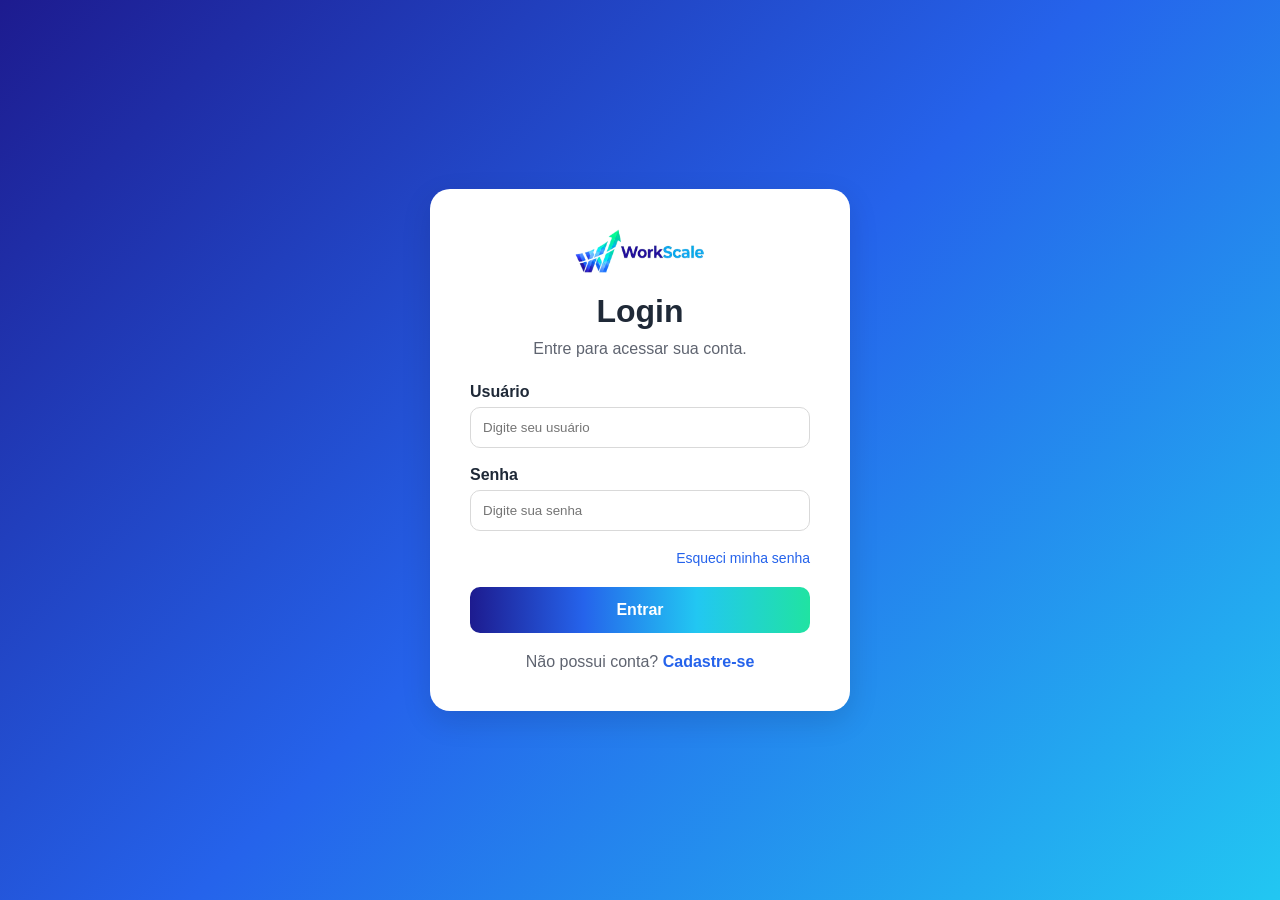
<file: login.html>
<!DOCTYPE html>
<html lang="pt-BR">
<head>
    <meta charset="UTF-8">
    <meta name="viewport" content="width=device-width, initial-scale=1.0">
    <title>WorkScale | Login</title>

    <link rel="stylesheet" href="./css/login.css">
</head>
<body>

    <div class="login-container">

        <img src="./imagens/logo-workscale.png"
             alt="Logo WorkScale"
             class="logo">

        <h1>Login</h1>

        <p class="subtitulo">
            Entre para acessar sua conta.
        </p>

        <form id="loginForm">

            <div class="campo">
                <label for="usuario">Usuário</label>
                <input
                    type="text"
                    id="usuario"
                    placeholder="Digite seu usuário"
                    required>
            </div>

            <div class="campo">
                <label for="senha">Senha</label>
                <input
                    type="password"
                    id="senha"
                    placeholder="Digite sua senha"
                    required>
            </div>

            <div class="opcoes">
                <a href="alterarSenha.html">
                    Esqueci minha senha
                </a>
            </div>

            <button type="submit">
                Entrar
            </button>

        </form>

        <p class="cadastro-link">
            Não possui conta?
            <a href="cadastroLog.html">Cadastre-se</a>
        </p>

    </div>

    <script src="./js/login.js"></script>

</body>
</html>
</file>
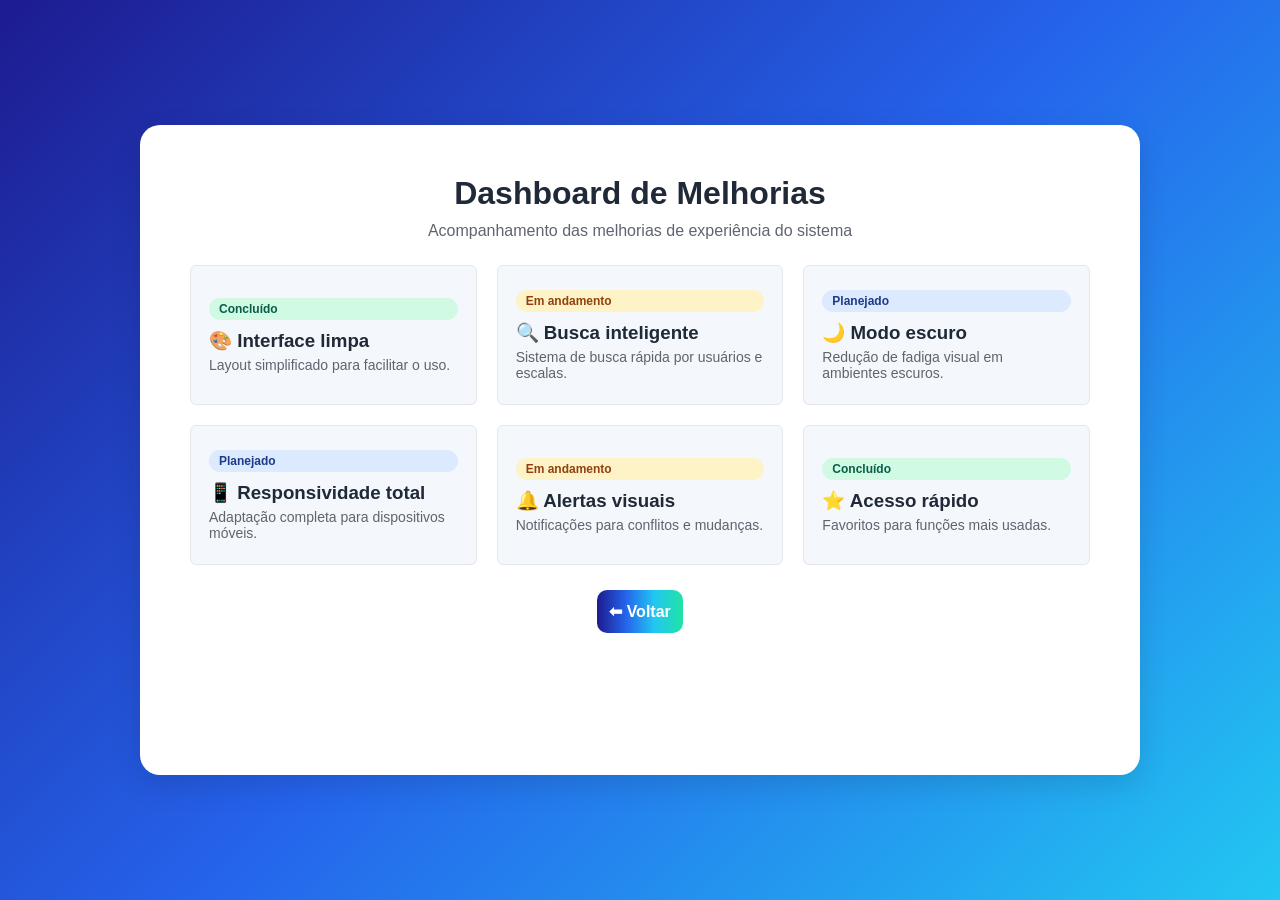
<file: melhorias.html>
<!DOCTYPE html>
<html lang="pt-br">
<head>
  <meta charset="UTF-8">
  <title>Melhorias UX</title>
  <link rel="stylesheet" href="./css/melhorias.css">
</head>
<body>

  <div class="container">

    <h1>Dashboard de Melhorias</h1>
    <p class="subtitulo">Acompanhamento das melhorias de experiência do sistema</p>

    <div class="grid">

      <div class="card">
        <span class="status concluido">Concluído</span>
        <h3>🎨 Interface limpa</h3>
        <p>Layout simplificado para facilitar o uso.</p>
      </div>

      <div class="card">
        <span class="status andamento">Em andamento</span>
        <h3>🔍 Busca inteligente</h3>
        <p>Sistema de busca rápida por usuários e escalas.</p>
      </div>

      <div class="card">
        <span class="status planejado">Planejado</span>
        <h3>🌙 Modo escuro</h3>
        <p>Redução de fadiga visual em ambientes escuros.</p>
      </div>

      <div class="card">
        <span class="status planejado">Planejado</span>
        <h3>📱 Responsividade total</h3>
        <p>Adaptação completa para dispositivos móveis.</p>
      </div>

      <div class="card">
        <span class="status andamento">Em andamento</span>
        <h3>🔔 Alertas visuais</h3>
        <p>Notificações para conflitos e mudanças.</p>
      </div>

      <div class="card">
        <span class="status concluido">Concluído</span>
        <h3>⭐ Acesso rápido</h3>
        <p>Favoritos para funções mais usadas.</p>
      </div>

    </div>

    <a class="voltar" href="index.html">⬅ Voltar</a>

  </div>

</body>
</html>
</file>
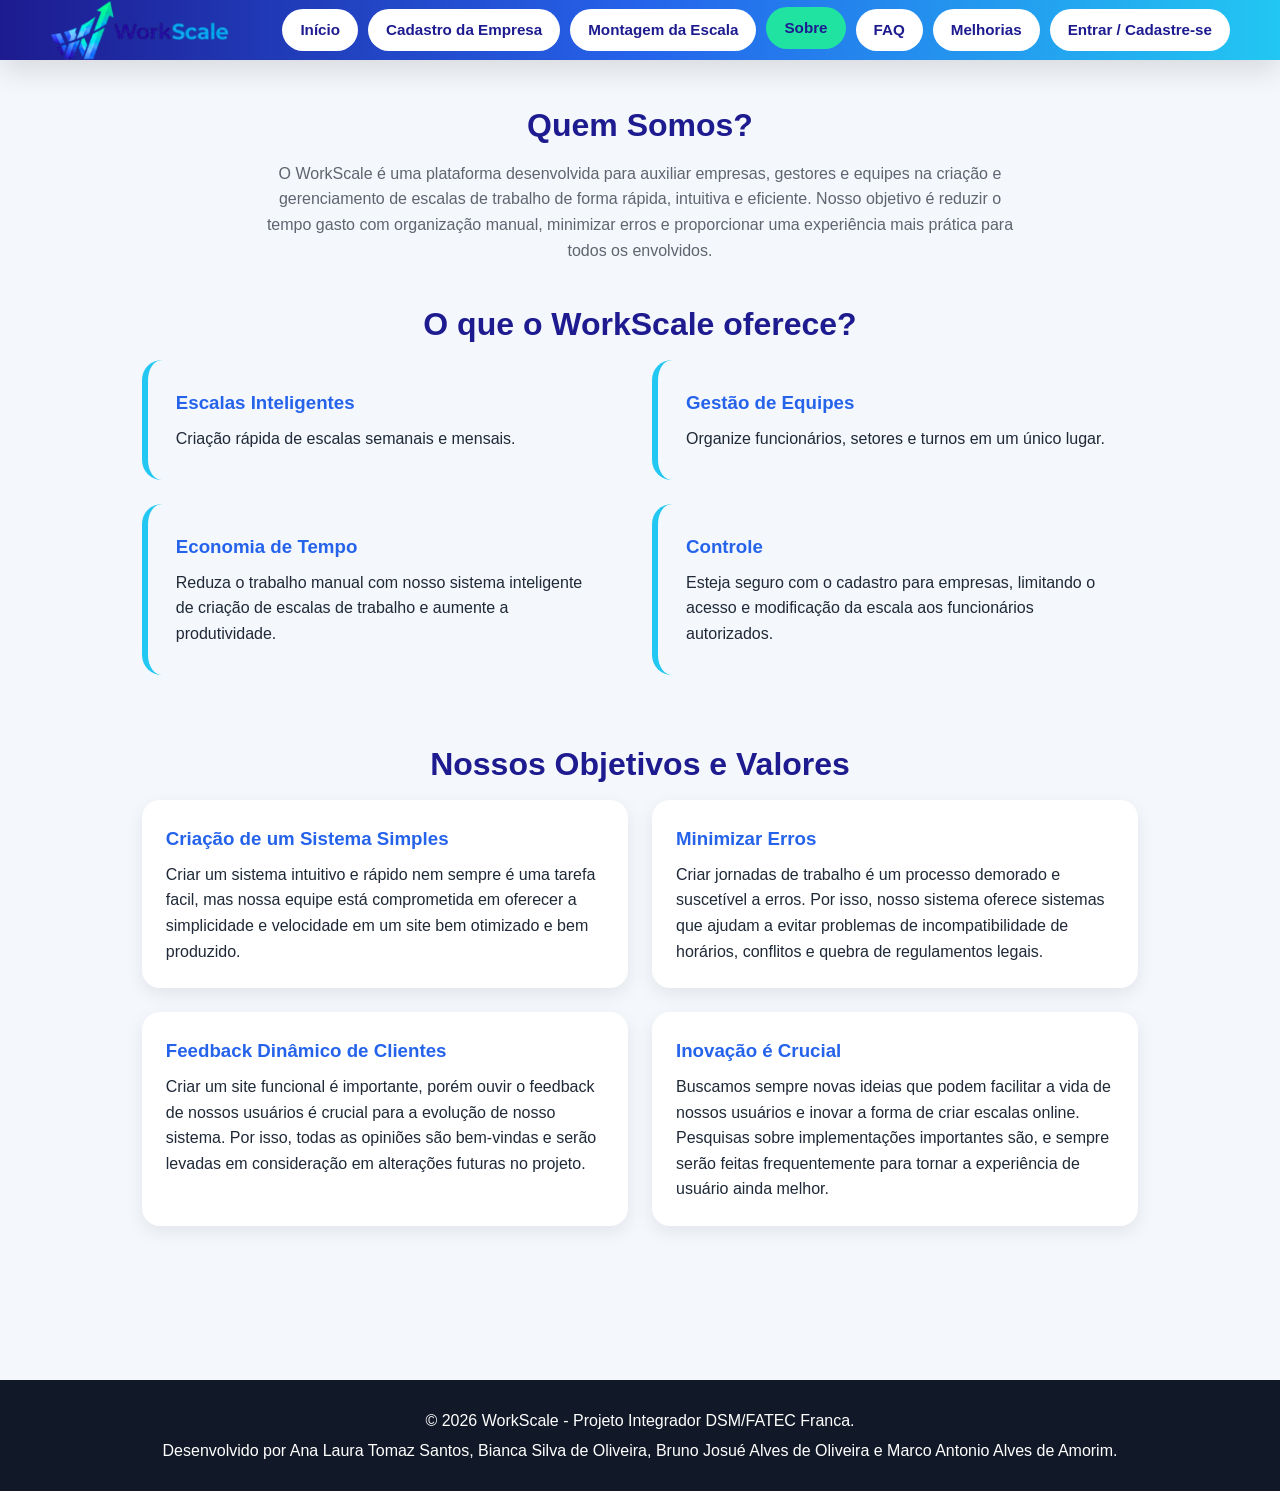
<file: sobre.html>
<!DOCTYPE html>
<html lang="pt-BR">

<head>
  <meta charset="UTF-8">
  <meta name="viewport" content="width=device-width, initial-scale=1.0">
  <title>Montagem da Escala | WorkScale</title>
  <link rel="stylesheet" href="./css/style.css">
</head>

<body>

  <header class="cabecalho">
    <div class="container cabecalho-conteudo">

      <a href="index.html" class="logo-area">
        <img src="./imagens/logo-workscale.png" alt="Logo WorkScale" class="logo">
      </a>

      <nav class="menu">
        <a href="index.html">Início</a>
        <a href="empresa.html">Cadastro da Empresa</a>
        <a href="escala.html">Montagem da Escala</a>
        <a href="sobre.html" class="ativo">Sobre</a>
        <a href="faq.html">FAQ</a>
        <a href="melhorias.html">Melhorias</a>
        <a href="login.html" class="btn-acesso">Entrar / Cadastre-se</a>
      </nav>

    </div>
  </header>

  <main>
      <div class="container">

        <h2 class="titulo-secao">Quem Somos?</h2>

        <p class="subtitulo-secao">
          O WorkScale é uma plataforma desenvolvida para auxiliar empresas,
                gestores e equipes na criação e gerenciamento de escalas de trabalho
                de forma rápida, intuitiva e eficiente. Nosso objetivo é reduzir o tempo gasto com organização manual,
                minimizar erros e proporcionar uma experiência mais prática para
                todos os envolvidos.
        </p>

        <h2 class="titulo-secao">O que o WorkScale oferece?</h2>

        <div class="lista-funcionalidades">

          <article class="card">
            <h3>Escalas Inteligentes</h3>
            <p>
              Criação rápida de escalas semanais e mensais.
            </p>
          </article>

          <article class="card">
            <h3>Gestão de Equipes</h3>
            <p>
              Organize funcionários, setores e turnos em um único lugar.
            </p>
          </article>

          <article class="card">
            <h3>Economia de Tempo</h3>
            <p>
              Reduza o trabalho manual com nosso sistema inteligente de criação de escalas de trabalho e aumente a produtividade.
            </p>
          </article>

          <article class="card">
            <h3>Controle</h3>
            <p>
              Esteja seguro com o cadastro para empresas, limitando o acesso e modificação da escala aos funcionários autorizados.
            </p>
          </article>

        </div>

      </div>

    <section class="secao secao-clara">
      <div class="container">

        <h2 class="titulo-secao">Nossos Objetivos e Valores</h2>

        <div class="lista-funcionalidades">

          <div>
            <h3>Criação de um Sistema Simples</h3>
            <p>
              Criar um sistema intuitivo e rápido nem sempre é uma tarefa facil, mas nossa equipe está comprometida
              em oferecer a simplicidade e velocidade em um site bem otimizado e bem produzido.
            </p>
          </div>

          <div>
            <h3>Minimizar Erros</h3>
            <p>
              Criar jornadas de trabalho é um processo demorado e suscetível a erros. Por isso, nosso sistema oferece
              sistemas que ajudam a evitar problemas de incompatibilidade de horários, conflitos e quebra de regulamentos legais.
            </p>
          </div>

          <div>
            <h3>Feedback Dinâmico de Clientes</h3>
            <p>
              Criar um site funcional é importante, porém ouvir o feedback de nossos usuários é crucial para a evolução
              de nosso sistema. Por isso, todas as opiniões são bem-vindas e serão levadas em consideração em alterações futuras no projeto.
            </p>
          </div>

          <div>
            <h3>Inovação é Crucial</h3>
            <p>
              Buscamos sempre novas ideias que podem facilitar a vida de nossos usuários e inovar a forma de criar
              escalas online. Pesquisas sobre implementações importantes são, e sempre serão feitas frequentemente para tornar a experiência de usuário ainda melhor.
            </p>
          </div>

        </div>

      </div>
    </section>
  </main>

  <footer class="rodape">
    <div class="container rodape-conteudo">
      <p>&copy; 2026 WorkScale - Projeto Integrador DSM/FATEC Franca.</p>
      <p>Desenvolvido por Ana Laura Tomaz Santos, Bianca Silva de Oliveira, Bruno Josué Alves de Oliveira
        e Marco Antonio Alves de Amorim.</p>
    </div>
  </footer>

  <script src="./js/escala.js"></script>

</body>

</html>
</file>
<file: css/style.css>
:root {
  --azul-escuro: #1d1b8f;
  --azul: #2563eb;
  --azul-claro: #22c7f2;
  --verde: #20e3a2;
  --branco: #ffffff;
  --cinza-claro: #f4f7fb;
  --cinza: #5f6470;
  --texto: #1f2937;
  --sombra: 0 10px 30px rgba(0, 0, 0, 0.12);
}

* {
  margin: 0;
  padding: 0;
  box-sizing: border-box;
}

body {
  font-family: Arial, Helvetica, sans-serif;
  color: var(--texto);
  background-color: var(--cinza-claro);
  line-height: 1.6;
}

.container {
  width: min(1180px, 94%);
  margin: 0 auto;
}

/* CABEÇALHO */

.cabecalho {
  background: linear-gradient(
    90deg,
    var(--azul-escuro),
    var(--azul),
    var(--azul-claro)
  );
  padding: 0;
  box-shadow: var(--sombra);
}

.cabecalho-conteudo {
  display: flex;
  align-items: center;
  justify-content: space-between;
  gap: 20px;
}

.logo-area {
  display: flex;
  align-items: center;
  text-decoration: none;
  flex-shrink: 0;
}

.logo {
  width: 180px; 
  height: auto;
  flex-shrink: 0;
}


.menu {
  display: flex;
  align-items: center;
  justify-content: flex-end;
  gap: 10px;
  flex: 1;
}

.menu::-webkit-scrollbar {
  height: 6px;
}

.menu::-webkit-scrollbar-thumb {
  background: var(--azul-claro);
  border-radius: 10px;
}

.menu a {
  text-decoration: none;
  color: var(--azul-escuro);
  background-color: var(--branco);
  padding: 9px 18px;
  border-radius: 999px;
  font-weight: 700;
  font-size: 0.95rem;
  transition: 0.3s;
  white-space: nowrap;
}

.menu a:hover,
.menu a.ativo {
  background-color: var(--verde);
  color: var(--azul-escuro);
  transform: translateY(-2px);
}

.btn-acesso{
    padding: 10px 18px;
    border-radius: 8px;
    background: white;
    color: var(--azul-escuro);
    font-weight: bold;
    text-decoration: none;

    transition: 0.3s ease;
}

.btn-acesso:hover{
    background: var(--verde);
    transform: translateY(-2px);
}

/* SEÇÃO PRINCIPAL DA HOME */

.hero {
  padding: 72px 0;
  background:
    radial-gradient(
      circle at top left,
      rgba(32, 227, 162, 0.25),
      transparent 30%
    ),
    linear-gradient(135deg, #ffffff, #eaf7ff);
}

.hero-conteudo {
  display: grid;
  grid-template-columns: 1.3fr 0.7fr;
  align-items: center;
  gap: 40px;
}

.etiqueta {
  display: inline-block;
  background-color: rgba(32, 227, 162, 0.18);
  color: var(--azul-escuro);
  padding: 8px 16px;
  border-radius: 999px;
  font-weight: 700;
  margin-bottom: 18px;
}

.hero h1 {
  font-size: clamp(2rem, 5vw, 3.6rem);
  line-height: 1.1;
  color: var(--azul-escuro);
  margin-bottom: 20px;
}

.descricao {
  color: var(--cinza);
  font-size: 1.1rem;
  max-width: 650px;
  margin-bottom: 28px;
}

.hero-card {
  background-color: var(--branco);
  padding: 30px;
  border-radius: 24px;
  box-shadow: var(--sombra);
  border-top: 6px solid var(--verde);
}

.hero-card h2 {
  color: var(--azul-escuro);
  margin-bottom: 16px;
}

.hero-card li {
  margin-bottom: 10px;
}

/* BOTÕES */

.botoes-hero,
.botoes-formulario {
  display: flex;
  gap: 16px;
  flex-wrap: wrap;
}

.botao {
  display: inline-block;
  text-decoration: none;
  padding: 13px 24px;
  border-radius: 12px;
  font-weight: 800;
  transition: 0.3s;
}

.botao-principal {
  background: linear-gradient(
    90deg,
    var(--azul),
    var(--azul-claro)
  );
  color: var(--branco);
}

.botao-secundario {
  border: 2px solid var(--azul);
  color: var(--azul);
  background-color: var(--branco);
}

.botao:hover {
  transform: translateY(-3px);
  box-shadow: var(--sombra);
}

button.botao {
  border: none;
  cursor: pointer;
}

/* SEÇÕES */

.secao {
  padding: 64px 0;
  background-color: var(--branco);
}

.secao-clara {
  background-color: var(--cinza-claro);
}

.titulo-secao {
  text-align: center;
  color: var(--azul-escuro);
  font-size: 2rem;
  margin-bottom: 10px;
}

.subtitulo-secao {
  text-align: center;
  color: var(--cinza);
  max-width: 760px;
  margin: 0 auto 36px auto;
}

/* CARDS */

.cards {
  display: grid;
  grid-template-columns: repeat(3, 1fr);
  gap: 22px;
}

.card {
  background-color: var(--cinza-claro);
  padding: 28px;
  border-radius: 20px;
  border-left: 6px solid var(--azul-claro);
  transition: 0.3s;
}

.card:hover {
  transform: translateY(-5px);
  box-shadow: var(--sombra);
}

.card h3 {
  color: var(--azul-escuro);
  margin-bottom: 10px;
}

/* FUNCIONALIDADES */

.lista-funcionalidades {
  display: grid;
  grid-template-columns: repeat(2, 1fr);
  gap: 24px;
}

.lista-funcionalidades div {
  background-color: var(--branco);
  padding: 24px;
  border-radius: 18px;
  box-shadow: 0 6px 18px rgba(0,0,0,0.08);
}

.lista-funcionalidades h3 {
  color: var(--azul);
  margin-bottom: 8px;
}

/* CHAMADA FINAL */

.chamada-final {
  padding: 58px 0;
  text-align: center;
  background: linear-gradient(
    90deg,
    var(--azul-escuro),
    var(--azul),
    var(--azul-claro)
  );
  color: var(--branco);
}

.chamada-final h2 {
  font-size: 2rem;
  margin-bottom: 12px;
}

.chamada-final p {
  margin-bottom: 24px;
}

/* FORMULÁRIOS */

.formulario {
  background-color: var(--branco);
  padding: 32px;
  border-radius: 24px;
  box-shadow: var(--sombra);
  display: grid;
  grid-template-columns: repeat(2, 1fr);
  gap: 22px;
  max-width: 950px;
  margin: 0 auto;
}

.grupo-campo {
  display: flex;
  flex-direction: column;
  gap: 8px;
}

.grupo-campo label {
  font-weight: 700;
  color: var(--azul-escuro);
}

.grupo-campo input,
.grupo-campo select,
.grupo-campo textarea {
  width: 100%;
  padding: 13px 14px;
  border: 2px solid #dbeafe;
  border-radius: 12px;
  font-size: 1rem;
  font-family: Arial, Helvetica, sans-serif;
  outline: none;
  transition: 0.3s;
}

.grupo-campo input:focus,
.grupo-campo select:focus,
.grupo-campo textarea:focus {
  border-color: var(--azul-claro);
  box-shadow: 0 0 0 4px rgba(34, 199, 242, 0.18);
}

.campo-maior {
  grid-column: span 2;
}

.botoes-formulario {
  grid-column: span 2;
  justify-content: flex-end;
}

/* DIAS DA SEMANA */

.dias-semana {
  display: grid;
  grid-template-columns: repeat(4, 1fr);
  gap: 15px;
  margin-top: 10px;
}

.dia-card {
  background-color: var(--cinza-claro);
  border: 2px solid #dbeafe;
  border-radius: 14px;
  padding: 15px;
  display: flex;
  align-items: center;
  gap: 10px;
  cursor: pointer;
  transition: 0.3s;
  font-weight: 600;
}

.dia-card:hover {
  border-color: var(--azul-claro);
  transform: translateY(-2px);
  box-shadow: 0 4px 12px rgba(0,0,0,0.08);
}

.dia-card input {
  width: 18px;
  height: 18px;
  accent-color: var(--verde);
}

.dia-card span {
  color: var(--azul-escuro);
}

/* TABELA DA ESCALA */

.tabela-escala {
  max-width: 950px;
  margin: 34px auto 0 auto;
  background-color: var(--branco);
  padding: 28px;
  border-radius: 24px;
  box-shadow: var(--sombra);
}

.tabela-escala h2 {
  color: var(--azul-escuro);
  margin-bottom: 18px;
  text-align: center;
}

.tabela-responsiva {
  overflow-x: auto;
}

.tabela-responsiva table {
  width: 100%;
  border-collapse: collapse;
  min-width: 700px;
}

.tabela-responsiva th,
.tabela-responsiva td {
  padding: 14px;
  text-align: left;
  border-bottom: 1px solid #dbeafe;
}

.tabela-responsiva th {
  background-color: var(--azul-escuro);
  color: var(--branco);
}

.tabela-responsiva tr:hover {
  background-color: var(--cinza-claro);
}

/* RODAPÉ */

.rodape {
  background-color: #111827;
  color: var(--branco);
  padding: 24px 0;
  text-align: center;
}

.rodape p {
  margin: 4px 0;
}

/* RESPONSIVIDADE */

@media (max-width: 950px) {
  .cabecalho-conteudo {
    flex-direction: column;
    justify-content: center;
    gap: 12px;
    min-height: auto;
    padding: 12px 0;
  }

  .logo {
    width: 270px;
  }

  .menu {
    justify-content: center;
  }

  .menu a {
    padding: 8px 16px;
    font-size: 0.9rem;
  }

  .hero-conteudo,
  .cards,
  .lista-funcionalidades {
    grid-template-columns: 1fr;
  }

  .hero {
    padding: 48px 0;
  }
}

@media (max-width: 720px) {
  .formulario {
    grid-template-columns: 1fr;
    padding: 24px;
  }

  .campo-maior,
  .botoes-formulario {
    grid-column: span 1;
  }

  .botoes-formulario {
    justify-content: center;
  }

  .dias-semana {
    grid-template-columns: repeat(2, 1fr);
  }
}

@media (max-width: 480px) {
  .logo {
    width: 220px;
  }

  .menu {
    gap: 8px;
  }

  .menu a {
    padding: 8px 14px;
    font-size: 0.85rem;
  }

  .dias-semana {
    grid-template-columns: 1fr;
  }
}

.aviso-demo {
    background-color: #f4f8ff;
    border-left: 5px solid #4f46e5;
    padding: 15px 20px;
    margin: 20px 0;
    border-radius: 8px;
}

.aviso-demo p {
    margin: 0;
    color: #333;
    font-size: 15px;
}

.botoes-escala {
    display: flex;
    justify-content: center;
    margin: 30px 0;
}

/* Página Sobre */

main{
    max-width:1100px;
    margin:auto;
    padding:40px 20px;
}

section{
    margin-bottom:50px;
}

section h2{
    color:#1f4e79;
    margin-bottom:15px;
}
</file>
<file: css/cadastrolog.css>
:root {
  --azul-escuro: #1d1b8f;
  --azul: #2563eb;
  --azul-claro: #22c7f2;
  --verde: #20e3a2;
  --branco: #ffffff;
  --cinza-claro: #f4f7fb;
  --cinza: #5f6470;
  --texto: #1f2937;
  --sombra: 0 10px 30px rgba(0, 0, 0, 0.12);
}

*{
    margin:0;
    padding:0;
    box-sizing:border-box;
    font-family:Arial, Helvetica, sans-serif;
}

body{
    min-height:100vh;
    display:flex;
    justify-content:center;
    align-items:center;

    background:linear-gradient(
        135deg,
        var(--azul-escuro),
        var(--azul),
        var(--azul-claro)
    );
}

.cadastro-container{
    width:100%;
    max-width:450px;

    background:var(--branco);

    padding:40px;
    border-radius:20px;

    box-shadow:var(--sombra);
}

.logo{
    width:120px;
    display:block;
    margin:0 auto 20px;
}

h1{
    text-align:center;
    color:var(--texto);
    margin-bottom:10px;
}

.subtitulo{
    text-align:center;
    color:var(--cinza);
    margin-bottom:30px;
}

.campo{
    display:flex;
    flex-direction:column;
    margin-bottom:18px;
}

.campo label{
    margin-bottom:6px;
    color:var(--texto);
    font-weight:600;
}

.campo input{
    padding:12px;
    border:1px solid #d9d9d9;
    border-radius:10px;
    outline:none;
}

.campo input:focus{
    border-color:var(--azul);
}

button{
    width:100%;
    padding:14px;

    border:none;
    border-radius:10px;

    color:white;
    font-size:16px;
    font-weight:bold;

    cursor:pointer;

    background:linear-gradient(
        90deg,
        var(--azul-escuro),
        var(--azul),
        var(--azul-claro),
        var(--verde)
    );

    transition:0.3s;
}

button:hover{
    transform:translateY(-2px);
}

.login-link{
    text-align:center;
    margin-top:20px;
    color:var(--cinza);
}

.login-link a{
    color:var(--azul);
    text-decoration:none;
    font-weight:bold;
}
</file>
<file: css/faq.css>
.faq-hero {
      background: linear-gradient(135deg, var(--azul-escuro) 0%, var(--azul) 60%, var(--azul-claro) 100%);
      padding: 56px 0 48px;
      text-align: center;
      color: var(--branco);
    }

    .faq-hero h1 {
      font-size: clamp(1.8rem, 4vw, 2.8rem);
      margin-bottom: 12px;
    }

    .faq-hero p {
      font-size: 1.05rem;
      opacity: 0.9;
      max-width: 600px;
      margin: 0 auto;
    }

    
    .faq-filtros {
      display: flex;
      flex-wrap: wrap;
      justify-content: center;
      gap: 10px;
      padding: 32px 0 8px;
    }

    .filtro-btn {
      border: 2px solid var(--azul);
      background: var(--branco);
      color: var(--azul);
      padding: 8px 20px;
      border-radius: 999px;
      font-weight: 700;
      font-size: 0.9rem;
      cursor: pointer;
      transition: 0.25s;
      font-family: Arial, Helvetica, sans-serif;
    }

    .filtro-btn:hover,
    .filtro-btn.ativo {
      background: var(--azul);
      color: var(--branco);
      transform: translateY(-2px);
      box-shadow: 0 4px 12px rgba(37, 99, 235, 0.25);
    }

    
    .faq-busca-wrapper {
      max-width: 560px;
      margin: 24px auto 0;
      position: relative;
    }

    .faq-busca {
      width: 100%;
      padding: 14px 20px 14px 48px;
      border: 2px solid #dbeafe;
      border-radius: 999px;
      font-size: 1rem;
      font-family: Arial, Helvetica, sans-serif;
      outline: none;
      background: var(--branco);
      color: var(--texto);
      transition: 0.3s;
    }

    .faq-busca:focus {
      border-color: var(--azul-claro);
      box-shadow: 0 0 0 4px rgba(34, 199, 242, 0.18);
    }

    .busca-icone {
      position: absolute;
      left: 18px;
      top: 50%;
      transform: translateY(-50%);
      color: var(--cinza);
      font-size: 1.1rem;
      pointer-events: none;
    }

    
    .faq-lista {
      max-width: 820px;
      margin: 36px auto 0;
      display: flex;
      flex-direction: column;
      gap: 14px;
    }

    .faq-item {
      background: var(--branco);
      border-radius: 16px;
      border-left: 5px solid var(--azul-claro);
      box-shadow: 0 4px 14px rgba(0,0,0,0.07);
      overflow: hidden;
      transition: box-shadow 0.25s, transform 0.25s;
    }

    .faq-item:hover {
      transform: translateY(-2px);
      box-shadow: 0 8px 24px rgba(0,0,0,0.11);
    }

    .faq-item.aberto {
      border-left-color: var(--verde);
    }

    .faq-pergunta {
      width: 100%;
      background: none;
      border: none;
      cursor: pointer;
      padding: 20px 24px;
      display: flex;
      align-items: center;
      justify-content: space-between;
      gap: 12px;
      text-align: left;
      font-family: Arial, Helvetica, sans-serif;
    }

    .faq-pergunta-texto {
      font-size: 1rem;
      font-weight: 700;
      color: var(--azul-escuro);
      flex: 1;
    }

    .faq-seta {
      width: 28px;
      height: 28px;
      border-radius: 50%;
      background: var(--cinza-claro);
      display: flex;
      align-items: center;
      justify-content: center;
      flex-shrink: 0;
      transition: background 0.25s, transform 0.35s;
      color: var(--azul);
      font-size: 1.1rem;
      font-weight: 900;
    }

    .faq-item.aberto .faq-seta {
      background: var(--verde);
      transform: rotate(45deg);
    }

    .faq-resposta {
      max-height: 0;
      overflow: hidden;
      transition: max-height 0.4s ease, padding 0.3s ease;
    }

    .faq-resposta-inner {
      padding: 0 24px 20px;
      color: var(--cinza);
      font-size: 0.97rem;
      line-height: 1.7;
      border-top: 1px solid #f0f4ff;
    }

    .faq-item.aberto .faq-resposta {
      max-height: 600px;
    }

    
    .faq-badge {
      display: inline-block;
      font-size: 0.72rem;
      font-weight: 700;
      padding: 2px 10px;
      border-radius: 999px;
      margin-bottom: 8px;
      text-transform: uppercase;
      letter-spacing: 0.04em;
    }

    .badge-conta     { background: rgba(37,99,235,0.12);  color: var(--azul); }
    .badge-escala    { background: rgba(32,227,162,0.18); color: #059669; }
    .badge-empresa   { background: rgba(29,27,143,0.12); color: var(--azul-escuro); }
    .badge-suporte   { background: rgba(245,158,11,0.15); color: #b45309; }

    
    .faq-vazio {
      text-align: center;
      padding: 48px 0;
      color: var(--cinza);
      display: none;
    }

    .faq-vazio svg {
      width: 56px;
      height: 56px;
      margin-bottom: 12px;
      opacity: 0.4;
    }

    
    .faq-contato {
      background: linear-gradient(90deg, var(--azul-escuro), var(--azul), var(--azul-claro));
      border-radius: 20px;
      padding: 36px 32px;
      text-align: center;
      color: var(--branco);
      max-width: 820px;
      margin: 40px auto 0;
    }

    .faq-contato h2 {
      font-size: 1.4rem;
      margin-bottom: 8px;
    }

    .faq-contato p {
      opacity: 0.88;
      margin-bottom: 20px;
    }

    .faq-contato .botao {
      background: var(--verde);
      color: var(--azul-escuro);
      font-weight: 800;
    }

    .faq-contato .botao:hover {
      background: #17c98e;
    }

   
    .secao-faq {
      padding: 40px 0 64px;
      background: var(--cinza-claro);
    }

    @media (max-width: 640px) {
      .faq-pergunta {
        padding: 16px 18px;
      }
      .faq-resposta-inner {
        padding: 0 18px 16px;
      }
    }
</file>
<file: css/login.css>
:root {
  --azul-escuro: #1d1b8f;
  --azul: #2563eb;
  --azul-claro: #22c7f2;
  --verde: #20e3a2;
  --branco: #ffffff;
  --cinza-claro: #f4f7fb;
  --cinza: #5f6470;
  --texto: #1f2937;
  --sombra: 0 10px 30px rgba(0, 0, 0, 0.12);
}

*{
    margin:0;
    padding:0;
    box-sizing:border-box;
    font-family:Arial, Helvetica, sans-serif;
}

body{
    min-height:100vh;
    display:flex;
    justify-content:center;
    align-items:center;

    background:linear-gradient(
        135deg,
        var(--azul-escuro),
        var(--azul),
        var(--azul-claro)
    );
}

.login-container{
    width:100%;
    max-width:420px;

    background:var(--branco);

    padding:40px;
    border-radius:20px;

    box-shadow:var(--sombra);
}

.logo{
    width:130px;
    display:block;
    margin:0 auto 20px;
}

h1{
    text-align:center;
    color:var(--texto);
    margin-bottom:10px;
}

.subtitulo{
    text-align:center;
    color:var(--cinza);
    margin-bottom:25px;
}

.campo{
    display:flex;
    flex-direction:column;
    margin-bottom:18px;
}

.campo label{
    margin-bottom:6px;
    font-weight:600;
    color:var(--texto);
}

.campo input{
    padding:12px;
    border:1px solid #d9d9d9;
    border-radius:10px;
    outline:none;
}

.campo input:focus{
    border-color:var(--azul);
}

.opcoes{
    text-align:right;
    margin-bottom:20px;
}

.opcoes a{
    color:var(--azul);
    text-decoration:none;
    font-size:14px;
}

.opcoes a:hover{
    text-decoration:underline;
}

button{
    width:100%;
    padding:14px;

    border:none;
    border-radius:10px;

    color:white;
    font-size:16px;
    font-weight:bold;

    cursor:pointer;

    background:linear-gradient(
        90deg,
        var(--azul-escuro),
        var(--azul),
        var(--azul-claro),
        var(--verde)
    );

    transition:0.3s;
}

button:hover{
    transform:translateY(-2px);
}

.cadastro-link{
    margin-top:20px;
    text-align:center;
    color:var(--cinza);
}

.cadastro-link a{
    color:var(--azul);
    text-decoration:none;
    font-weight:bold;
}

.cadastro-link a:hover{
    text-decoration:underline;
}
</file>
<file: css/melhorias.css>
:root {
  --azul-escuro: #1d1b8f;
  --azul: #2563eb;
  --azul-claro: #22c7f2;
  --verde: #20e3a2;
  --branco: #ffffff;
  --cinza-claro: #f4f7fb;
  --cinza: #5f6470;
  --texto: #1f2937;
  --sombra: 0 10px 30px rgba(0, 0, 0, 0.12);
}

*{
  margin:0;
  padding:0;
  box-sizing:border-box;
  font-family:Arial, Helvetica, sans-serif;
}

body{
  min-height:100vh;
  display:flex;
  justify-content:center;
  align-items:center;
  background:linear-gradient(
    135deg,
    var(--azul-escuro),
    var(--azul),
    var(--azul-claro)
  );
}

.container{
  width:100%;
  max-width:1000px;
  min-height:650px;
  background:var(--branco);
  padding:50px;
  border-radius:20px;
  box-shadow:var(--sombra);

  display:flex;
  flex-direction:column;
  align-items:center; /* centraliza tudo dentro */
}

h1{
  text-align:center;
  color:var(--texto);
  margin-bottom:10px;
}

.subtitulo{
  text-align:center;
  color:var(--cinza);
  margin-bottom:25px;
}

.grid{
  display:grid;
  grid-template-columns:repeat(auto-fit, minmax(280px, 1fr));
  gap:20px;

  justify-content:center;  /* centraliza horizontalmente */
  align-items:stretch;

  max-width:900px; /* limita largura do grid */
  margin:0 auto;    /* centraliza o grid dentro do container */
}

/* CARD */
.card{
  background:var(--cinza-claro);
  padding:18px;
  border-radius:6px;
  border:1px solid #e5e7eb;
  transition:0.3s;

  min-height:140px;
  display:flex;
  flex-direction:column;
  justify-content:center;
}

.card:hover{
  transform:translateY(-3px);
  box-shadow:var(--sombra);
}

.card h3{
  margin:10px 0 5px;
  color:var(--texto);
}

.card p{
  color:var(--cinza);
  font-size:14px;
}

/* STATUS */
.status{
  font-size:12px;
  font-weight:bold;
  padding:4px 10px;
  border-radius:20px;
  display:inline-block;
}

.concluido{
  background:#d1fae5;
  color:#065f46;
}

.andamento{
  background:#fef3c7;
  color:#92400e;
}

.planejado{
  background:#dbeafe;
  color:#1e3a8a;
}

/* BOTÃO VOLTAR */
.voltar{
  display:block;
  text-align:center;
  margin-top:25px;

  padding:12px;
  border-radius:10px;

  text-decoration:none;
  font-weight:bold;

  color:var(--branco);
  background:linear-gradient(
    90deg,
    var(--azul-escuro),
    var(--azul),
    var(--azul-claro),
    var(--verde)
  );

  transition:0.3s;
}

.voltar:hover{
  transform:translateY(-2px);
}

body.dark {
  --branco: #0f172a;
  --cinza-claro: #1e293b;
  --texto: #f1f5f9;
  --cinza: #cbd5e1;
}

body.dark .card {
  border: 1px solid #334155;
}
</file>
